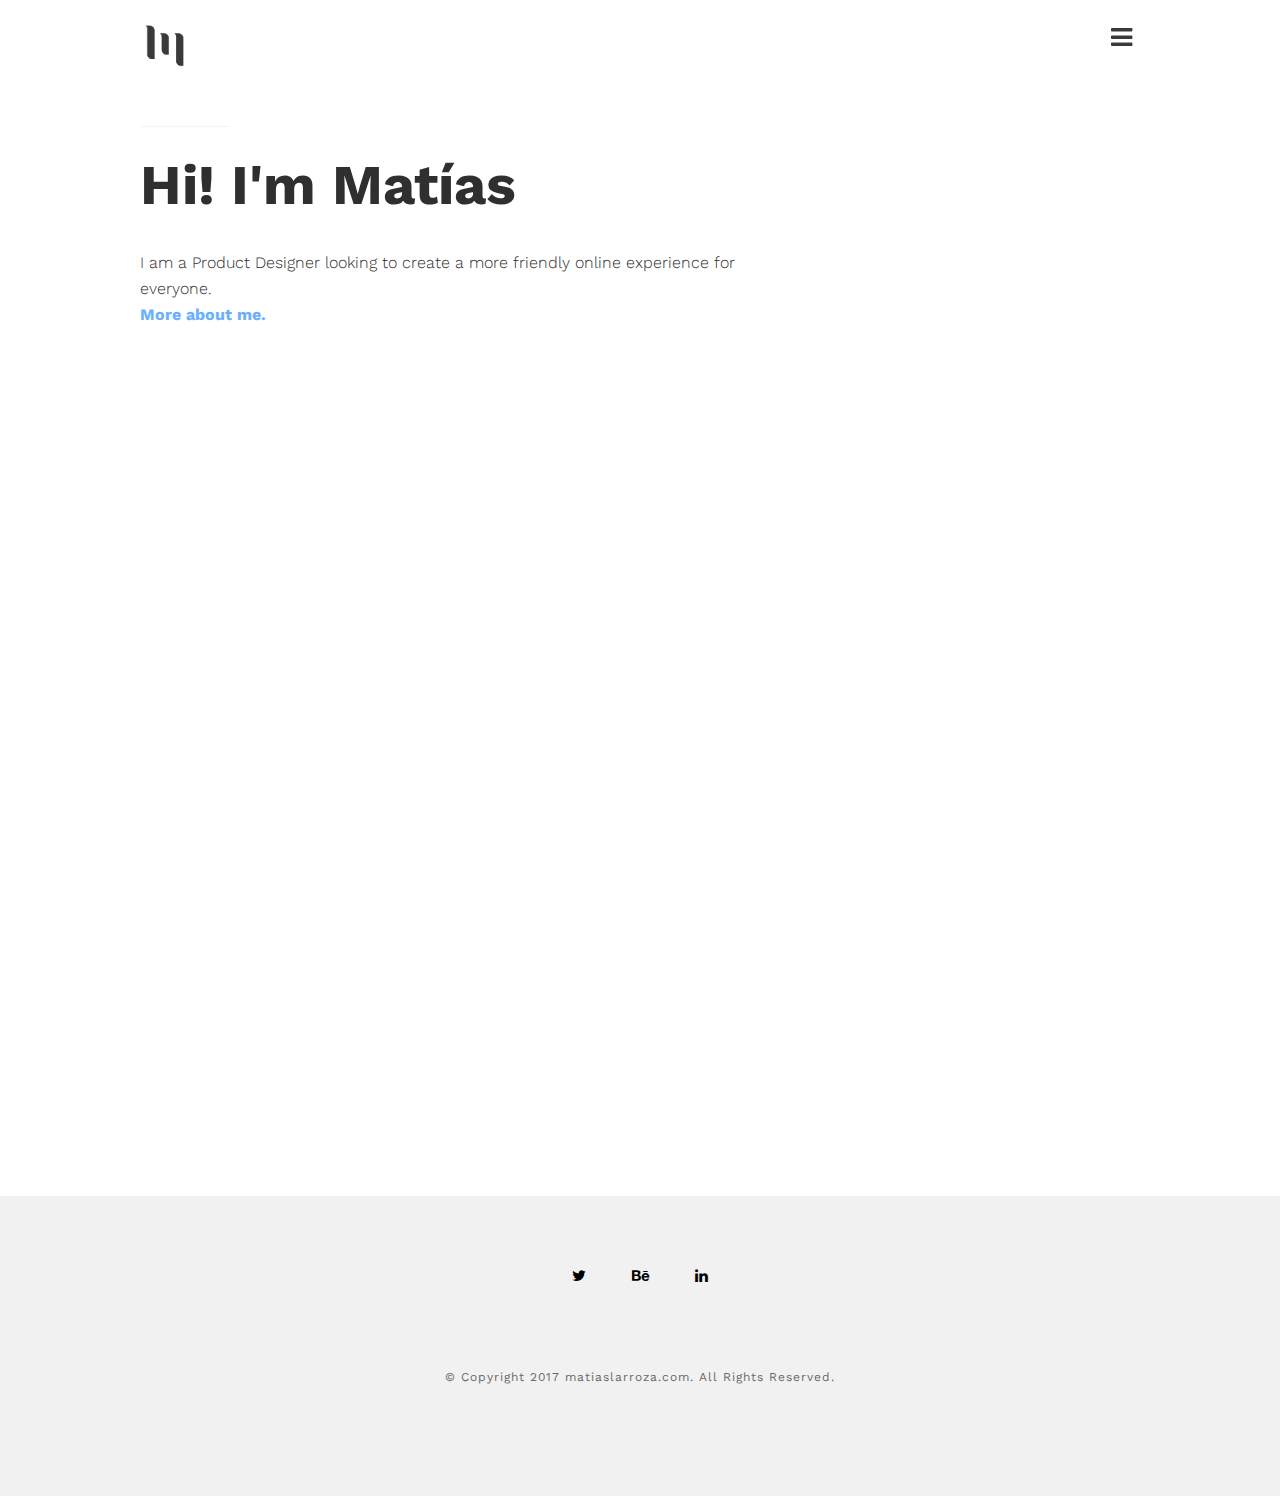
<file: index.html>
<!doctype html>

<html lang="en">
<head>

  <meta charset="utf-8">
  <title>Matías Larroza | UX, UI Designer</title>
  <meta name="description" content="Matías Larroza | UX, UI Designer">
  <meta name="keywords" content="ux, design, ui, user experience, graphic design, visual design, product design">
  <meta name="viewport" content="width=device-width, initial-scale=1.0"/>
  <meta name="author" content="thomsoon.com">
  <link rel="icon" type="image/png" href="img/icon.png" />

<!--Style-->

  <link rel="stylesheet" href="css/reset.css">
  <link rel="stylesheet" href="css/style.css">
  <link rel="stylesheet" href="css/style-responsive.css">
  <link rel="stylesheet" href="http://maxcdn.bootstrapcdn.com/font-awesome/4.3.0/css/font-awesome.min.css">
  
  <!--[if lt IE 9]>
  <script src="http://html5shiv.googlecode.com/svn/trunk/html5.js"></script>
  <![endif]-->
  
</head>

<body>

<!--Preloader-->

<!-- <div class="preloader" id="preloader">
    <div class="item">
      <div class="spinner">
      </div>
    </div>
</div> -->

<div class="opacity-nav">

        <div class="menu-index" id="buttons" style="z-index:999999">
        <i class="fa  fa-close" style="color:white">More</i>
        </div>

    <ul class="menu-fullscreen">
      <li><a href="index.html">Home</a></li>
      <li><a target="_blank" href="http://www.uxshotpodcast.com">Podcast</a></li>
      <li><a href="about-me.html">About me</a></li>
      <li><a href="contact.html">Contact</a></li>
    </ul>

</div>


  <!--Header-->
  <header id="fullscreen">
    
      <div class="logo" id="full"><a class="ajax-link" href="index.html"><img src="img/logo_m.jpg" style="    width: 50px;
    padding: 20px 0px;" width="100%"></a></div>
      
        <div class="menu-index" id="button">
        <i class="fa fa-bars"></i>
        </div>

  </header>

  <div class="clear"></div>

  <!--Content-->

  <div class="content" id="ajax-content">


        <div class="text-intro" id="site-type">

          <h1 id="titulohome">Hi! I'm Matías</h1>
          <h1 class="typewrite" id="titulohome"><span></span></h1>
          <p>I am a Product Designer looking to create a more friendly online experience for everyone. <br/><a href="https://matiaslarroza.github.io/portfolio/about-me.html">More about me.</a></p>

        </div>


  <!--Portfolio grid-->

  <ul class="portfolio-grid">

    
    <li class="grid-item" data-jkit="[show:delay=3000;speed=500;animation=fade]">
      <img src="img/portfolio/1.jpg">
        <a class="ajax-link" href="micuenta.html">  
          <div class="grid-hover">
            <h1>Garbarino</h1>
            <p>UX - UI</p>
          </div>
        </a>  
    </li>

    <li class="grid-item" data-jkit="[show:delay=3000;speed=500;animation=fade]">
      <img src="img/portfolio/5.jpg">
        <a class="ajax-link" href="garbarino_prod.html">  
          <div class="grid-hover">
            <h1>Garbarino - Mobile</h1>
            <p>UX - UI</p>
          </div>
        </a>      
    </li>    
    
    <li class="grid-item" data-jkit="[show:delay=3000;speed=500;animation=fade]">
      <img src="img/portfolio/2.jpg">
        <a class="ajax-link" href="uxshot.html">  
          <div class="grid-hover">
            <h1>UxShot</h1>
            <p>Branding - Web Design</p>
          </div>
        </a>      
    </li>  
    
    <li class="grid-item" data-jkit="[show:delay=3000;speed=500;animation=fade]">
      <img src="img/portfolio/3.jpg">
        <a class="ajax-link" href="avt_hoteles.html">  
          <div class="grid-hover">
            <h1>Avantrip.com</h1>
            <p>UX - UI</p>
          </div>
        </a>      
    </li>    

    <!--<li class="grid-item" data-jkit="[show:delay=3000;speed=500;animation=fade]">
      <img src="img/portfolio/41.jpg">
        <a class="ajax-link" href="vh1.html">  
          <div class="grid-hover">
            <h1>Vh1</h1>
            <p>Motion Graphics</p>
          </div>
        </a>      
    </li> -->   

  </ul>

  </div>

  <div id="ajax-sidebar"></div>

  <!--Footer-->

  <footer>

    <div class="footer-margin">
      <div class="social-footer">
        <a href="https://twitter.com/mati_ux"><i class="fa fa-twitter"></i></a>
        <a href="https://www.behance.net/matiaslarroza"><i class="fa fa-behance"></i></a>
        <a href="https://ar.linkedin.com/in/matias-larroza-06594639
"><i class="fa fa-linkedin"></i></a>
      
      </div>     
      <div class="copyright">© Copyright 2017 matiaslarroza.com. All Rights Reserved.</div>
      

    
    </div>


  </footer>



<!--Scripts-->

  <script src="js/jquery.min.js"></script>
	<script src="js/jquery.easing.min.js"></script>
	<script src="js/modernizr.custom.42534.js" type="text/javascript"></script>
  <script src="js/jquery.waitforimages.js" type="text/javascript"></script>
  <script src="js/typed.js" type="text/javascript"></script>
  <script src="js/masonry.pkgd.min.js" type="text/javascript"></script>  
  <script src="js/imagesloaded.pkgd.min.js" type="text/javascript"></script>    
  <script src="js/jquery.jkit.1.2.16.min.js"></script>
 
  <script src="js/script.js" type="text/javascript"></script>
  
  <script>
    $('#button, #buttons').on('click', function() {
      $( ".opacity-nav" ).fadeToggle( "slow", "linear" );
    // Animation complete.
    });
  </script>


</body>
</html>
</file>
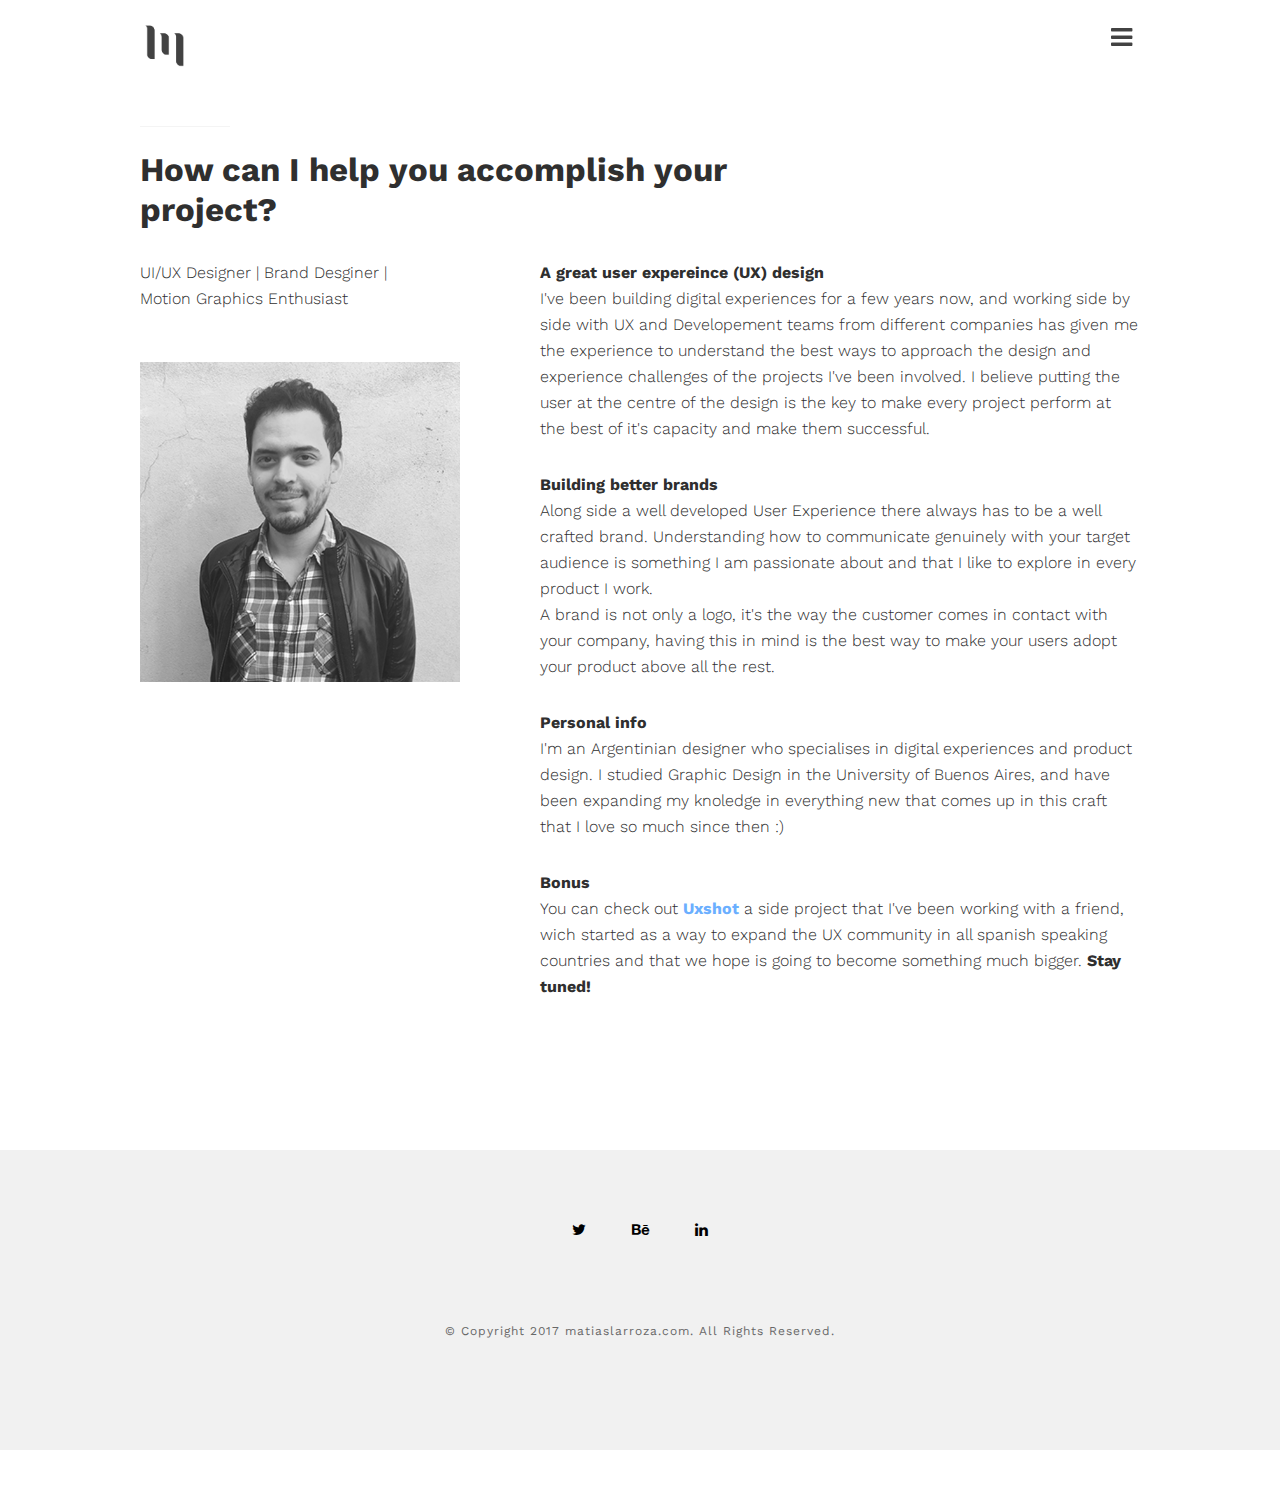
<file: about-me.html>
<!doctype html>

<html lang="en">
<head>

  <meta charset="utf-8">
  <title>About me - Matías Larroza - UX/UI</title>
  <meta name="description" content="About me">
  <meta name="keywords" content="matiaslarroza, ux, ui, user experience, portfolio">
  <meta name="viewport" content="width=device-width, initial-scale=1.0"/>
  <meta name="author" content="matiaslarroza.com">
  <link rel="icon" type="image/png" href="img/icon.png" />

<!--Style-->

  <link rel="stylesheet" href="css/reset.css">
  <link rel="stylesheet" href="css/style.css">
  <link rel="stylesheet" href="css/style-responsive.css">  
  <link rel="stylesheet" href="http://maxcdn.bootstrapcdn.com/font-awesome/4.3.0/css/font-awesome.min.css">
  
  <!--[if lt IE 9]>
  <script src="http://html5shiv.googlecode.com/svn/trunk/html5.js"></script>
  <![endif]-->
  
</head>

<body>

<!--Preloader-->

<!-- <div class="preloader" id="preloader">
    <div class="item">
      <div class="spinner">
      </div>
    </div>
</div> -->

<div class="opacity-nav">

        <div class="menu-index" id="buttons" style="z-index:999999">
        <i class="fa  fa-close" style="color:white"></i>
        </div>

    <ul class="menu-fullscreen">
      <li><a class="ajax-link" href="index.html">Home</a></li>
      <li><a target="_blank" href="http://www.uxshotpodcast.com">Podcast</a></li>
      <li><a class="ajax-link" href="about-me.html">About me</a></li>
      <li><a class="ajax-link" href="contact.html">Contact</a></li>
    </ul>

</div>


  <!--Header-->
  <header id="fullscreen">
    
      <div class="logo" id="full"><a class="ajax-link" href="index.html"><img src="img/logo_m.jpg" style="    width: 50px;
    padding: 20px 0px;" width="100%"></a></div>
      
        <div class="menu-index" id="button">
        <i class="fa fa-bars"></i>
        </div>

  </header>

  <div class="clear"></div>

  <!--Content-->

  <div class="content" id="ajax-content">


        <div class="text-intro">

          <h1>How can I help you accomplish your project?</h1>
                    
          <div class="one-column">
            <p>UI/UX Designer | Brand Desginer | Motion Graphics Enthusiast </p>
          <img class="img_aboutme" src="img/portfolio/matias-larroza1.png">
          </div>


          <div class="two-column">

            <p><strong>A great user expereince (UX) design</strong><br/>I've been building digital experiences for a few years now, and working side by side with UX and Developement teams from different companies has given me the experience to understand the best ways to approach the design and experience challenges of the projects I've been involved. I believe putting the user at the centre of the design is the key to make every project perform at the best of it's capacity and make them successful. 
</p>
                <p><strong>Building better brands</strong><br/> Along side a well developed User Experience there always has to be a well crafted brand. Understanding how to communicate genuinely with your target audience is something I am passionate about and that I like to explore in every product I work. <br/>A brand is not only a logo, it's the way the customer comes in contact with your company, having this in mind is the best way to make your users adopt your product above all the rest.
                </p>
                <p></p>
          <p><strong>Personal info</strong><br/>
          I'm an Argentinian designer who specialises in digital experiences and product design. I studied Graphic Design in the University of Buenos Aires, and have been expanding my knoledge in everything new that comes up in this craft that I love so much since then :)</p>

          <p><strong>Bonus</strong><br/>
          You can check out <a href="http://www.uxshotpodcast.com">Uxshot</a> a side project that I've been working with a friend, wich started as a way to expand the UX community in all spanish speaking countries and that we hope is going to become something much bigger. <strong>Stay tuned!</strong></p>
            

      
          </div>          


        </div>
        
        <div class="clear"></div>




  <!--Home Sidebar-->

<div id="ajax-sidebar"></div>


  <!--Footer-->

  <footer>

    <div class="footer-margin">
      <div class="social-footer">
        <a href="https://twitter.com/mati_ux"><i class="fa fa-twitter"></i></a>
        <a href="https://www.behance.net/matiaslarroza"><i class="fa fa-behance"></i></a>
        <a href="https://ar.linkedin.com/in/matias-larroza-06594639
"><i class="fa fa-linkedin"></i></a>
      
      </div>     
      <div class="copyright">© Copyright 2017 matiaslarroza.com. All Rights Reserved.</div>
      

    
    </div>


  </footer>


<!--Scripts-->

  <script src="js/jquery.min.js"></script>
	<script src="js/jquery.easing.min.js"></script>
	<script src="js/modernizr.custom.42534.js" type="text/javascript"></script>
  <script src="js/jquery.waitforimages.js" type="text/javascript"></script>
  <script src="js/typed.js" type="text/javascript"></script>
  <script src="js/masonry.pkgd.min.js" type="text/javascript"></script>  
  <script src="js/imagesloaded.pkgd.min.js" type="text/javascript"></script>    
  <script src="js/jquery.jkit.1.2.16.min.js"></script>
 
  <script src="js/script.js" type="text/javascript"></script>
  
	<script>
    $('#button, #buttons').on('click', function() {
      $( ".opacity-nav" ).fadeToggle( "slow", "linear" );
    // Animation complete.
    });
  </script>


</body>
</html>
</file>
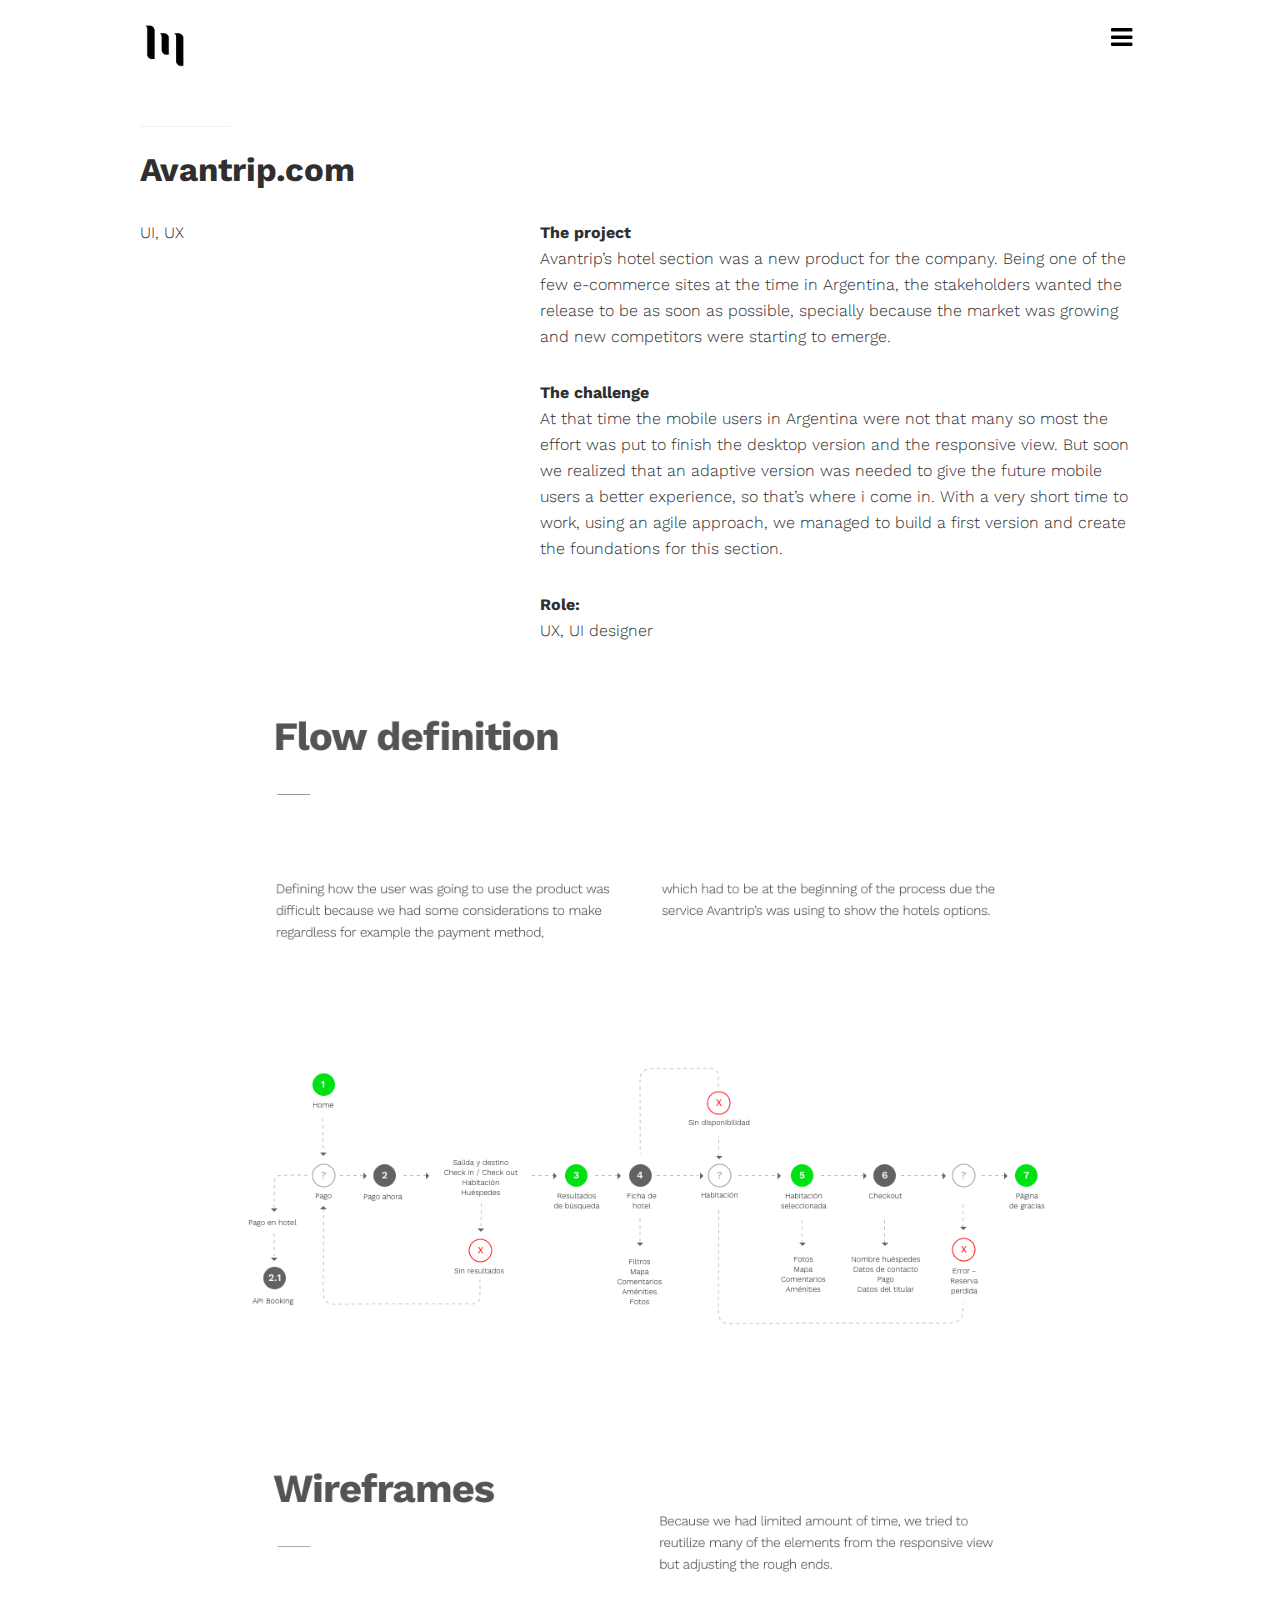
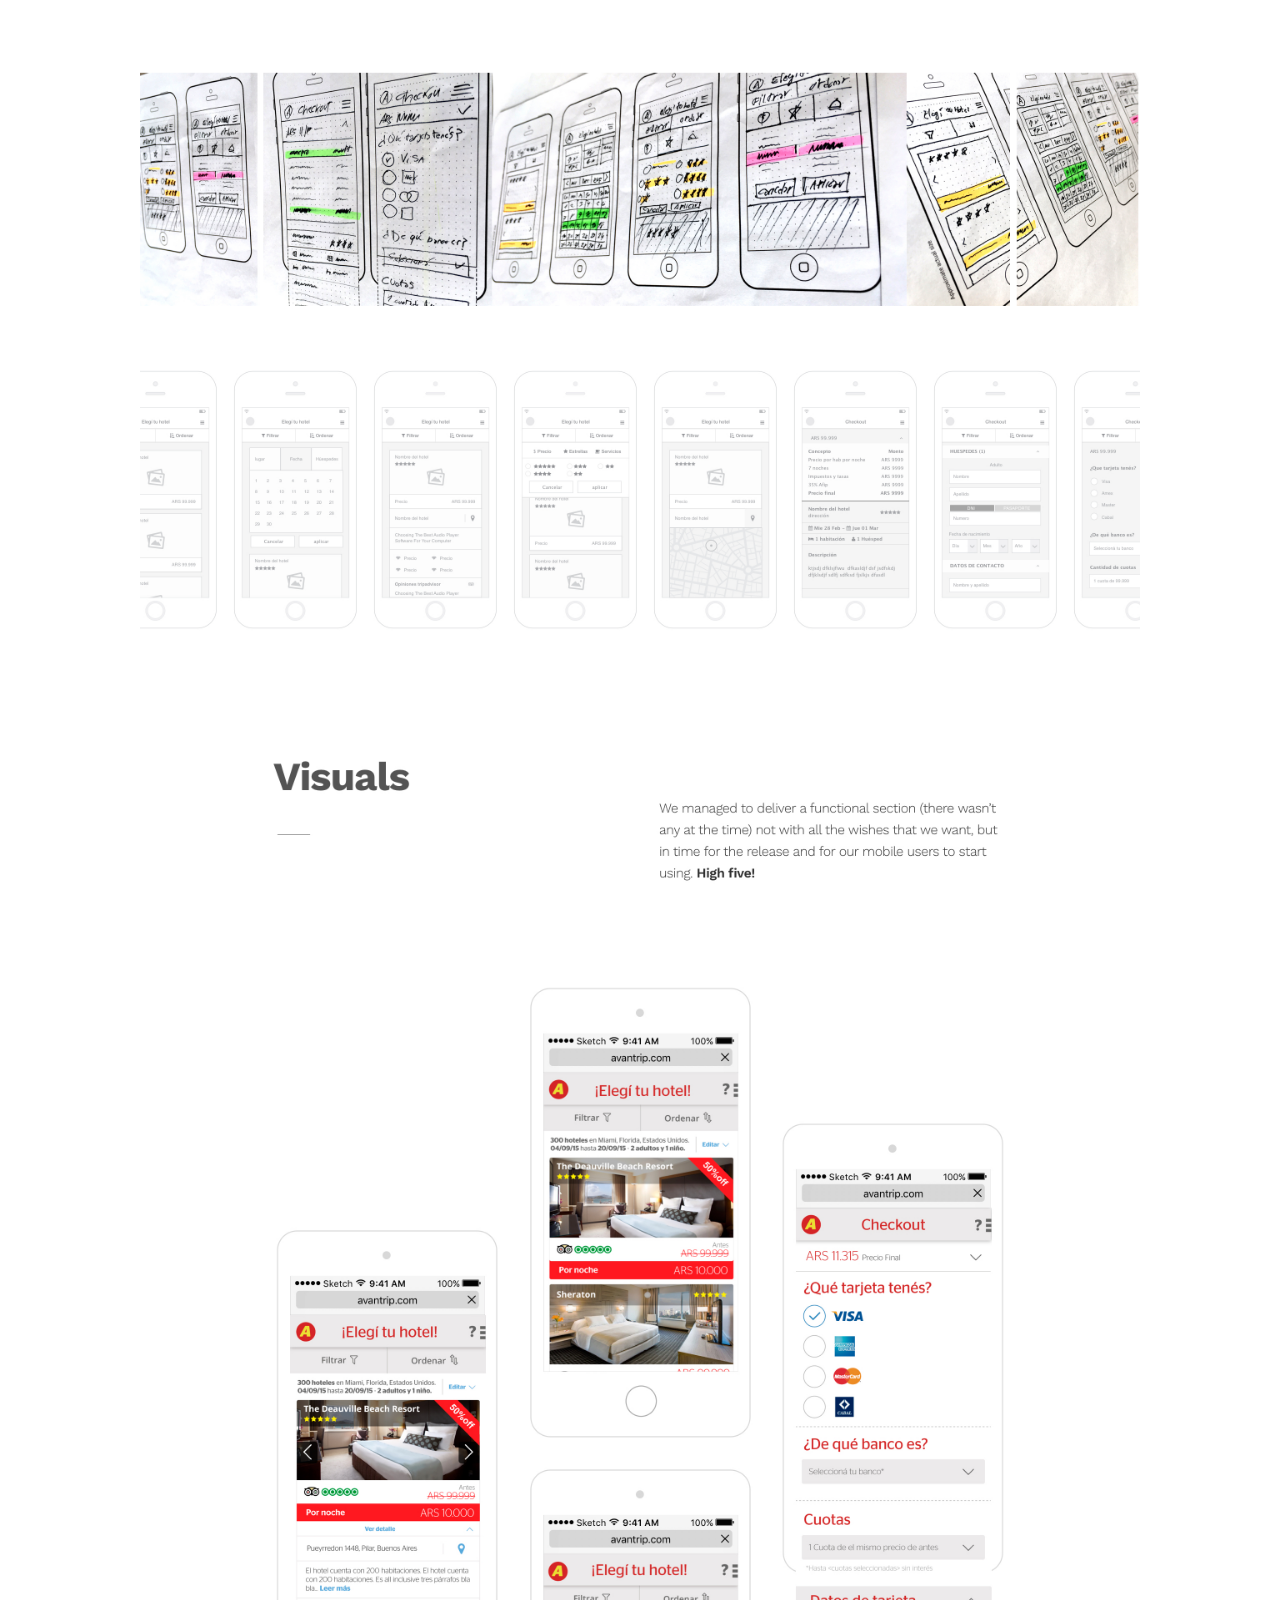
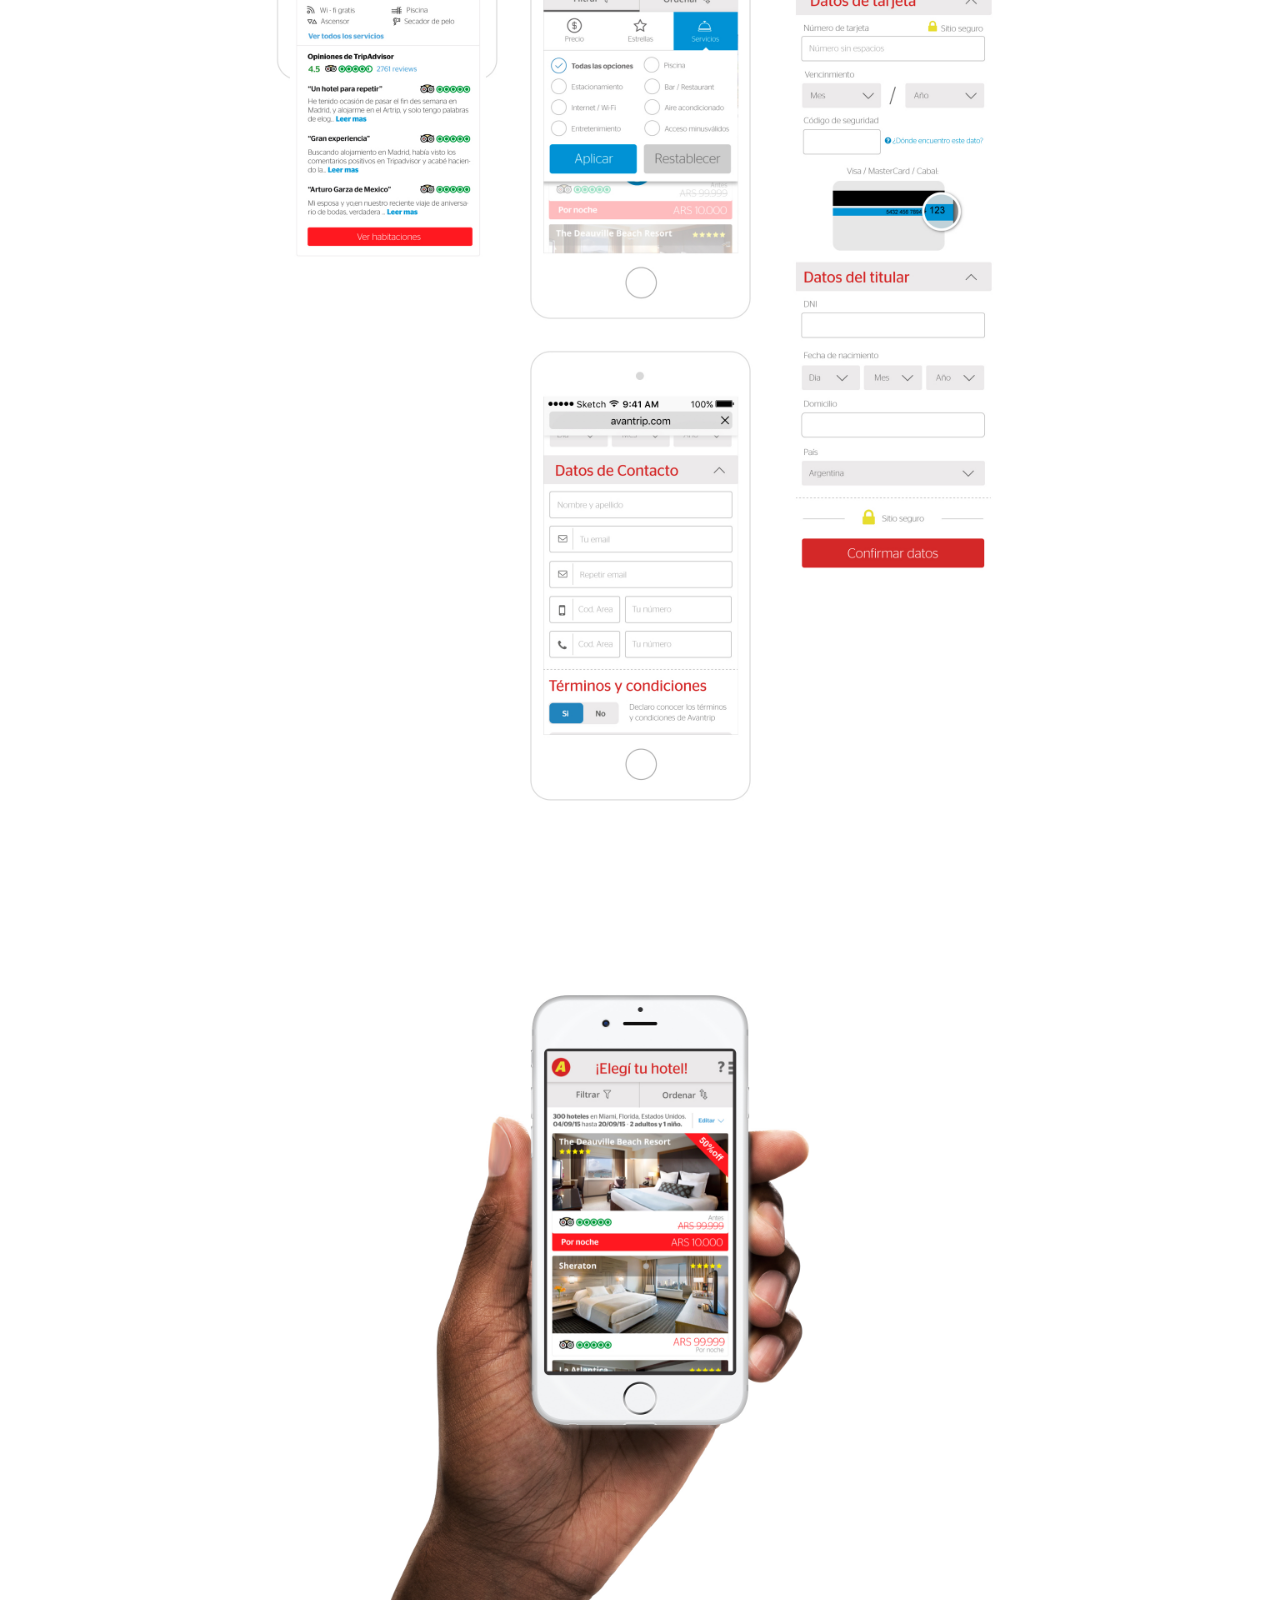
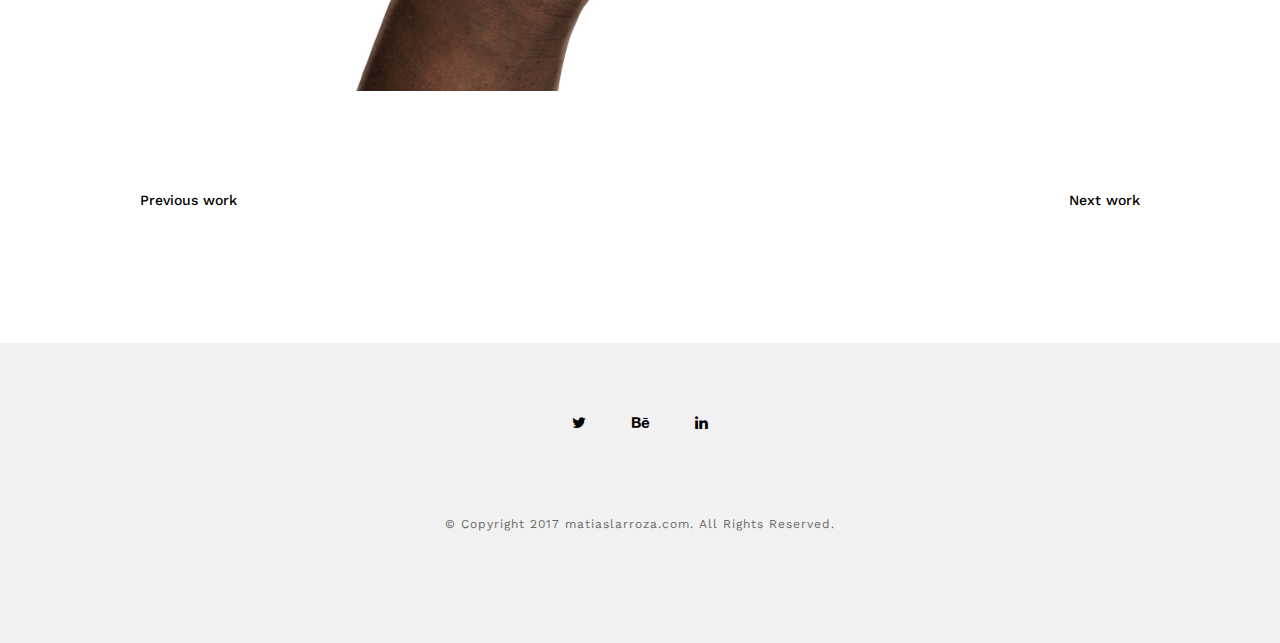
<file: avt_hoteles.html>
<!doctype html>

<html lang="en">
<head>

  <meta charset="utf-8">
  <title>Matías Larroza - UX/UI</title>
  <meta name="description" content="Avantrip hotel's section">
  <meta name="keywords" content="matiaslarroza, ux, ui, user experience, portfolio">
  <meta name="viewport" content="width=device-width, initial-scale=1.0"/>
  <meta name="author" content="matiaslarroza.com">
  <link rel="icon" type="image/png" href="img/icon.png" />

<!--Style-->

  <link rel="stylesheet" href="css/reset.css">
  <link rel="stylesheet" href="css/style.css">
  <link rel="stylesheet" href="css/style-responsive.css">
  
  <link rel="stylesheet" href="http://maxcdn.bootstrapcdn.com/font-awesome/4.3.0/css/font-awesome.min.css">
  
  <!--[if lt IE 9]>
  <script src="http://html5shiv.googlecode.com/svn/trunk/html5.js"></script>
  <![endif]-->
  
</head>

<body>

<!--Preloader-->

<!-- <div class="preloader" id="preloader">
    <div class="item">
      <div class="spinner">
      </div>
    </div>
</div> -->

<div class="opacity-nav">

        <div class="menu-index" id="buttons" style="z-index:999999">
        <i class="fa  fa-close" style="color: white"></i>
        </div>

    <ul class="menu-fullscreen">
      <li><a class="ajax-link" href="index.html">Home</a></li>
      <li><a target="_blank" href="http://www.uxshotpodcast.com">Podcast</a></li>
      <li><a class="ajax-link" href="about-me.html">About me</a></li>
      <li><a class="ajax-link" href="contact.html">Contact</a></li>
    </ul>

</div>


  <!--Header-->
  <header id="fullscreen">
    
      <div class="logo" id="full"><a class="ajax-link" href="index.html"><img src="img/logo_m.jpg" style="    width: 50px;
    padding: 20px 0px;" width="100%"></a></div>
      
        <div class="menu-index" id="button">
        <i class="fa fa-bars"></i>
        </div>
        
  </header>

  <div class="clear"></div>

  <!--Content-->

  <div class="content" id="ajax-content">


        <div class="text-intro">

          <h1>Avantrip.com</h1>
          
                    
	          <div class="one-column">
	            <p>UI, UX</p>
	          </div>


		          <div class="two-column">
		            <p><strong>The project</strong><br/>Avantrip’s hotel section was a new product for the company. Being one of the few e-commerce sites at the time in Argentina, the stakeholders wanted the release to be as soon as possible, specially because the market was growing and new competitors were starting to emerge. 
</p>
                <p><strong>The challenge</strong><br/>At that time the mobile users in Argentina were not that many so most the effort was put to finish the desktop version and the responsive view. But soon we realized that an adaptive version was needed to give the future mobile users a better experience, so that’s where i come in. 
With a very short time to work, using an agile approach, we managed to build a first version and create the foundations for this section.
                </p>
                <p><strong>Role:</strong><br/>
                UX, UI designer
                </p>
		          </div>   
                 				  
                <div class="clear"></div>   				  
                 				        
				        
				        
				        <img src="img/avt_hoteles/1.jpg" width="100%">
				        <img src="img/avt_hoteles/2.jpg" width="100%">
                <img src="img/avt_hoteles/3.jpg" width="100%">
                <img src="img/avt_hoteles/4.jpg" width="100%">
                <img src="img/avt_hoteles/5.jpg" width="100%">
                <img src="img/avt_hoteles/7.jpg" width="100%">

					        <div class="prev-next">
					        
					          <div class="prev-button"><a class="ajax-link" href="uxshot.html">Previous work</a></div>
					          <div class="next-button"><a class="ajax-link" href="vh1.html">Next work</a></div>
					
					        </div>
            </div>
        
    </div>



  <!--Home Sidebar-->

<div id="ajax-sidebar"></div>


  <!--Footer-->

  <footer>

    <div class="footer-margin">
      <div class="social-footer">
        <a href="https://twitter.com/mati_ux"><i class="fa fa-twitter"></i></a>
        <a href="https://www.behance.net/matiaslarroza"><i class="fa fa-behance"></i></a>
        <a href="https://ar.linkedin.com/in/matias-larroza-06594639
"><i class="fa fa-linkedin"></i></a>
      
      </div>     
      <div class="copyright">© Copyright 2017 matiaslarroza.com. All Rights Reserved.</div>
      

    
    </div>


  </footer>



<!--Scripts-->

  <script src="js/jquery.min.js"></script>
	<script src="js/jquery.easing.min.js"></script>
	<script src="js/modernizr.custom.42534.js" type="text/javascript"></script>
  <script src="js/jquery.waitforimages.js" type="text/javascript"></script>
  <script src="js/typed.js" type="text/javascript"></script>
  <script src="js/masonry.pkgd.min.js" type="text/javascript"></script>  
  <script src="js/imagesloaded.pkgd.min.js" type="text/javascript"></script>    
  <script src="js/jquery.jkit.1.2.16.min.js"></script>
 
  <script src="js/script.js" type="text/javascript"></script>
  
	<script>
    $('#button, #buttons').on('click', function() {
      $( ".opacity-nav" ).fadeToggle( "slow", "linear" );
    // Animation complete.
    });
  </script>


</body>
</html>
</file>
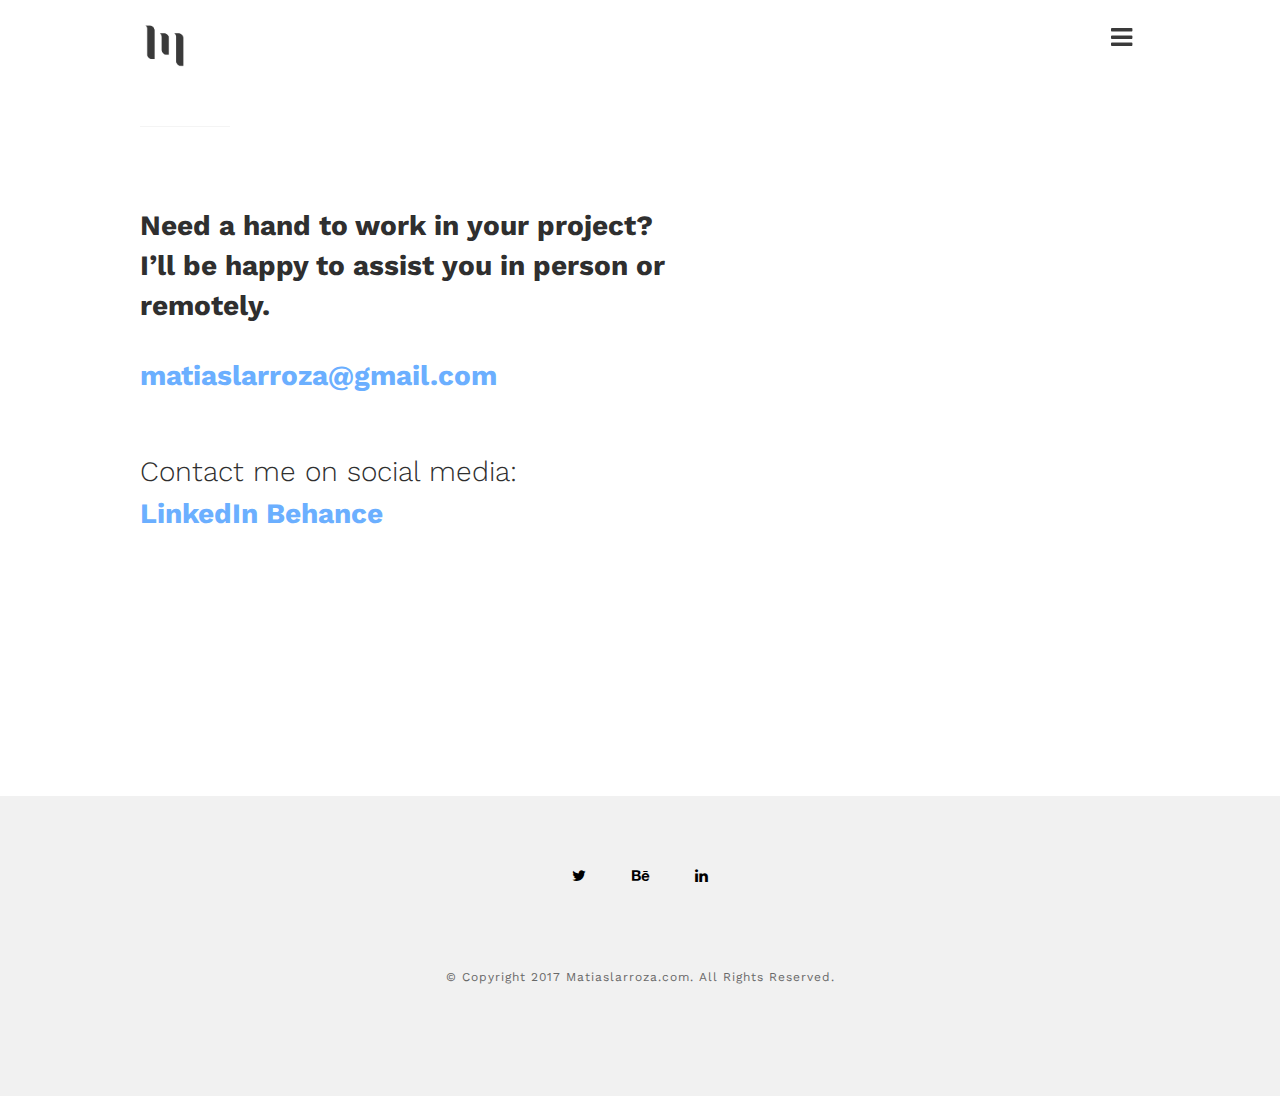
<file: contact.html>
<!doctype html>

<html lang="en">
<head>

  <meta charset="utf-8">
  <title>Contact - Matías Larroza - Portfolio</title>
  <meta name="description" content="Contact page with contact form and simplicty information with e-mail and address. Contact form with check input and textarea. ">
  <meta name="keywords" content="matias larroza, ux, ui, designer, contact, form">
  <meta name="viewport" content="width=device-width, initial-scale=1.0"/>
  <meta name="matiaslarroza" content="matiaslarroza.com">
  <link rel="icon" type="image/png" href="img/icon.png" />

<!--Style-->

  <link rel="stylesheet" href="css/reset.css">
  <link rel="stylesheet" href="css/style.css">
  <link rel="stylesheet" href="css/style-responsive.css">  
  <link rel="stylesheet" href="http://maxcdn.bootstrapcdn.com/font-awesome/4.3.0/css/font-awesome.min.css">
  
  <!--[if lt IE 9]>
  <script src="http://html5shiv.googlecode.com/svn/trunk/html5.js"></script>
  <![endif]-->
  
</head>

<body>

<!--Preloader-->

<!-- <div class="preloader" id="preloader">
    <div class="item">
      <div class="spinner">
      </div>
    </div>
</div> -->

<div class="opacity-nav">

        <div class="menu-index" id="buttons" style="z-index:999999">
        <i class="fa  fa-close"></i>
        </div>

    <ul class="menu-fullscreen">
      <li><a class="ajax-link" href="index.html">Home</a></li>
      <li><a target="_blank" href="http://www.uxshotpodcast.com">Podcast</a></li>
      <li><a class="ajax-link" href="about-me.html">About me</a></li>
      <li><a class="ajax-link" href="contact.html">Contact</a></li>
    </ul>

</div>


  <!--Header-->
  <header id="fullscreen">
    
      <div class="logo" id="full"><a class="ajax-link" href="index.html"><img src="img/logo_m.jpg" style="    width: 50px;
    padding: 20px 0px;" width="100%"></a></div>
      
        <div class="menu-index" id="button">
        <i class="fa fa-bars"></i>
        </div>

  </header>

  <div class="clear"></div>

  <!--Content-->

  <div class="content" id="ajax-content">

        <div class="text-intro">
<br /><br /><br /><br />
          <h1 style="font-size: 28px">Need a hand to work in your project?<br />I’ll be happy to assist you in person or remotely.</h1>
          <br /><br />

<h1><a style="font-size: 28px; cursor: pointer;" href="mailto:matiaslarroza@gmail.com">matiaslarroza@gmail.com</h1>
          <br /><br />

          <h1 style="font-weight: 300; font-size: 28px">Contact me on social media:</h1>
<h1><a style="font-size: 28px" href="https://ar.linkedin.com/in/matias-larroza-06594639">LinkedIn    </a> <a style="font-size: 28px" href="https://www.behance.net/matiaslarroza">Behance</a></h1>

          <!-- <form method="post" action="?" data-jkit="[form:validateonly=true]">
          
          <div class="contact-one">
            <p>
              <label for="miniusername">Your name:</label><br />
              <input name="miniusername" id="miniusername" data-jkit="[validate:required=true;min=3;max=10;error=Please enter your username (3-10 characters)]">
            </p>
          </div>  
          
          <div class="contact-two">  
            <p>
              <label for="miniemail">Your E-mail:</label><br />
              <input name="miniemail" id="miniemail" data-jkit="[validate:required=true;strength=50;error=Please write your email]">
            </p>
          </div>  
          
          <div class="contact-three">  
            <p>
              <label>Message:</label><br />
              <textarea id="message" name="message"></textarea><br/><br/>
              
              <input class="button-submit" name="send" type="submit" value="SUBMIT" />
            </p>
          </div>            
            
            <p>
            </p>
          </form> -->
          
          
        </div>
        
	<br/><br/><br/><br/><br/><br/><br/><br/>      
  </div>




  <!--Home Sidebar-->

<div id="ajax-sidebar"></div>



  <!--Footer-->
  <footer>

    <div class="footer-margin">
      <div class="social-footer">
        <a href="https://twitter.com/mati_ux"><i class="fa fa-twitter"></i></a>
        <a href="https://www.behance.net/matiaslarroza"><i class="fa fa-behance"></i></a>
        <a href="https://ar.linkedin.com/in/matias-larroza-06594639
"><i class="fa fa-linkedin"></i></a>
      
      </div>        
      <div class="copyright">© Copyright 2017 Matiaslarroza.com. All Rights Reserved.</div>
      

    
    </div>


  </footer>


<!--Scripts-->

  <script src="js/jquery.min.js"></script>
	<script src="js/jquery.easing.min.js"></script>
	<script src="js/modernizr.custom.42534.js" type="text/javascript"></script>
  <script src="js/jquery.waitforimages.js" type="text/javascript"></script>
  <script src="js/typed.js" type="text/javascript"></script>
  <script src="js/masonry.pkgd.min.js" type="text/javascript"></script>  
  <script src="js/imagesloaded.pkgd.min.js" type="text/javascript"></script>    
  <script src="js/jquery.jkit.1.2.16.min.js"></script>
 
  <script src="js/script.js" type="text/javascript"></script>
  
	<script>
    $('#button, #buttons').on('click', function() {
      $( ".opacity-nav" ).fadeToggle( "slow", "linear" );
    // Animation complete.
    });
  </script>


</body>
</html>
</file>
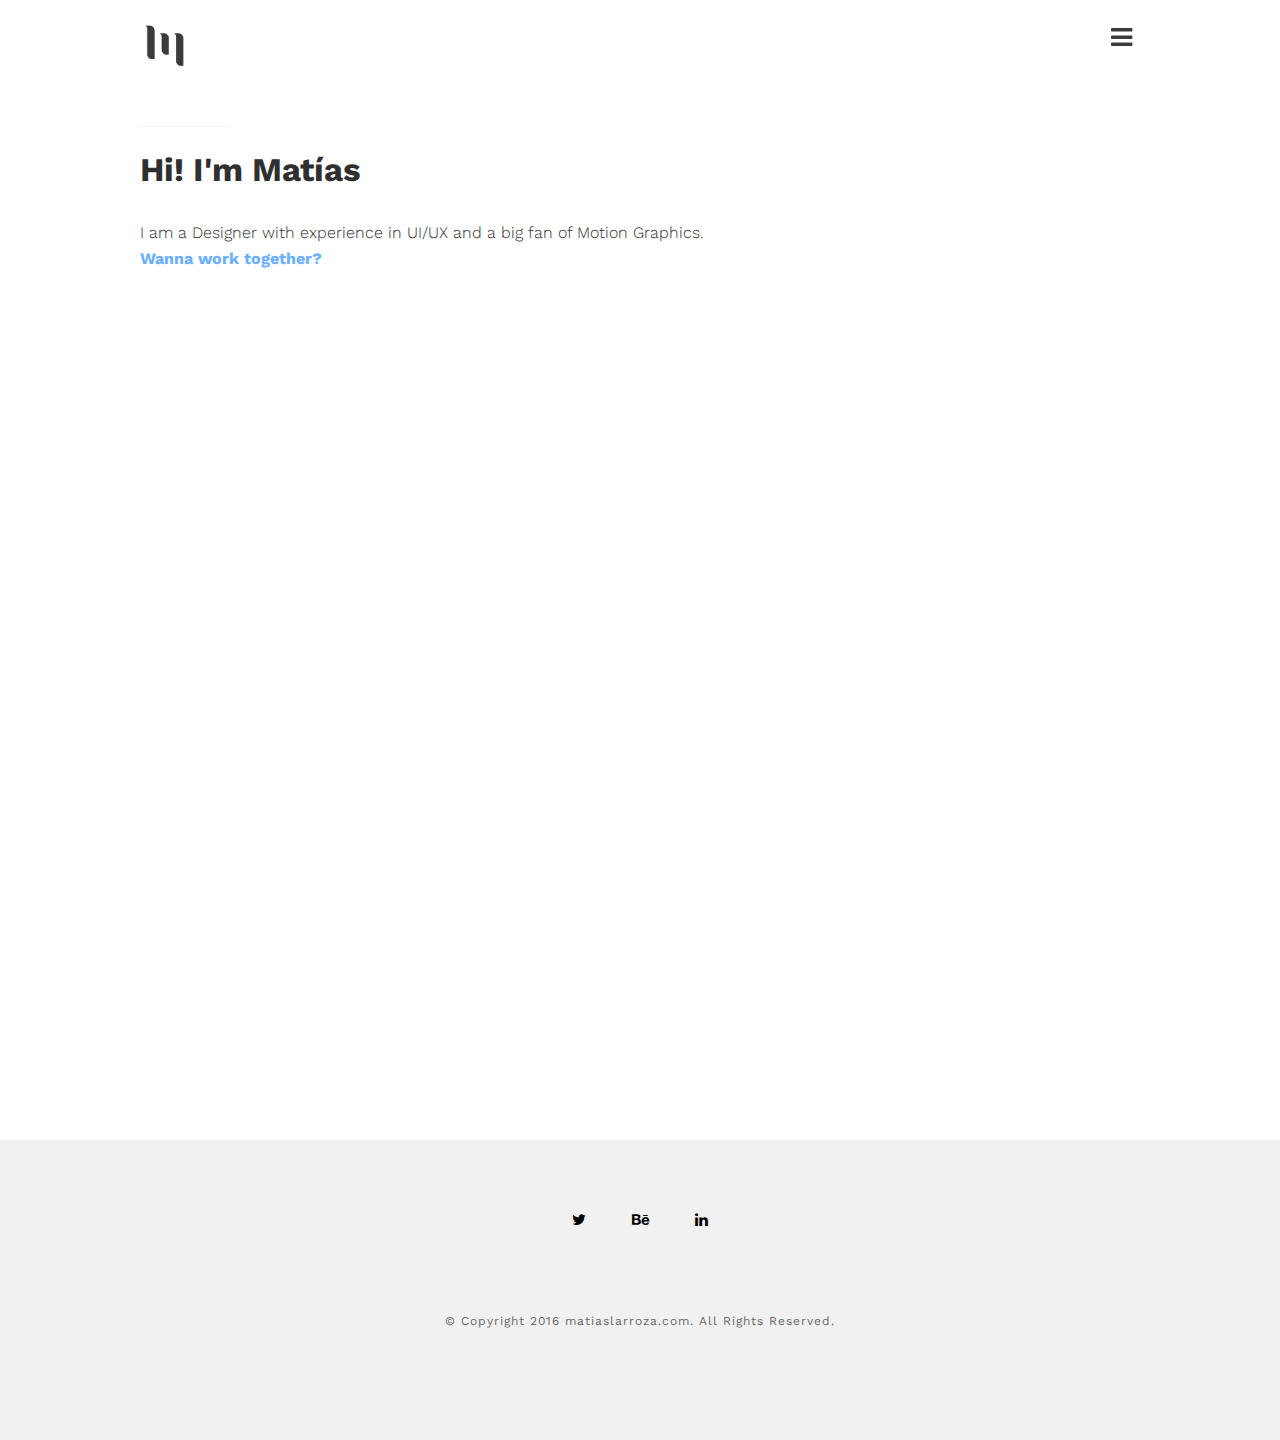
<file: index-no-sidebar.html>
<!doctype html>

<html lang="en">
<head>

  <meta charset="utf-8">
  <title>Matías Larroza | UX, UI Designer</title>
  <meta name="description" content="Matías Larroza | UX, UI Designer">
  <meta name="keywords" content="ux, design, ui, user experience, graphic design, visual design, product design">
  <meta name="viewport" content="width=device-width, initial-scale=1.0"/>
  <meta name="author" content="thomsoon.com">
  <link rel="icon" type="image/png" href="img/icon.png" />

<!--Style-->

  <link rel="stylesheet" href="css/reset.css">
  <link rel="stylesheet" href="css/style.css">
  <link rel="stylesheet" href="css/style-responsive.css">
  <link rel="stylesheet" href="http://maxcdn.bootstrapcdn.com/font-awesome/4.3.0/css/font-awesome.min.css">
  
  <!--[if lt IE 9]>
  <script src="http://html5shiv.googlecode.com/svn/trunk/html5.js"></script>
  <![endif]-->
  
</head>

<body>

<!--Preloader-->

<!-- <div class="preloader" id="preloader">
    <div class="item">
      <div class="spinner">
      </div>
    </div>
</div> -->

<div class="opacity-nav">

        <div class="menu-index" id="buttons" style="z-index:999999">
        <i class="fa  fa-close" style="color:white"></i>
        </div>

    <ul class="menu-fullscreen">
      <li><a href="index-no-sidebar.html">Home</a></li>
      <li><a target="_blank" href="http://www.uxshotpodcast.com">Podcast</a></li>
      <li><a href="about-me.html">About me</a></li>
      <li><a href="contact.html">Contact</a></li>
    </ul>

</div>


  <!--Header-->
  <header id="fullscreen">
    
      <div class="logo" id="full"><a class="ajax-link" href="index.html"><img src="img/logo_m.jpg" style="    width: 50px;
    padding: 20px 0px;" width="100%"></a></div>
      
        <div class="menu-index" id="button">
        <i class="fa fa-bars"></i>
        </div>

  </header>

  <div class="clear"></div>

  <!--Content-->

  <div class="content" id="ajax-content">


        <div class="text-intro" id="site-type">

          <h1>Hi! I'm Matías</h1>
          <h1 class="typewrite"><span></span></h1>
          <p>I am a Designer with experience in UI/UX and a big fan of Motion Graphics. <br/><a href="mailto:matiaslarroza@gmail.com">Wanna work together?</a></p>

        </div>


  <!--Portfolio grid-->

  <ul class="portfolio-grid">

    
    <li class="grid-item" data-jkit="[show:delay=3000;speed=500;animation=fade]">
      <img src="img/portfolio/1.jpg">
        <a class="ajax-link" href="micuenta.html">  
          <div class="grid-hover">
            <h1>Garbarino</h1>
            <p>UX - UI</p>
          </div>
        </a>  
    </li>

    <li class="grid-item" data-jkit="[show:delay=3000;speed=500;animation=fade]">
      <img src="img/portfolio/5.jpg">
        <a class="ajax-link" href="garbarino_prod.html">  
          <div class="grid-hover">
            <h1>Garbarino - Mobile</h1>
            <p>UX - UI</p>
          </div>
        </a>      
    </li>    
    
    <li class="grid-item" data-jkit="[show:delay=3000;speed=500;animation=fade]">
      <img src="img/portfolio/2.jpg">
        <a class="ajax-link" href="uxshot.html">  
          <div class="grid-hover">
            <h1>UxShot</h1>
            <p>Branding - Web Design</p>
          </div>
        </a>      
    </li>  
    
    <li class="grid-item" data-jkit="[show:delay=3000;speed=500;animation=fade]">
      <img src="img/portfolio/3.jpg">
        <a class="ajax-link" href="avt_hoteles.html">  
          <div class="grid-hover">
            <h1>Avantrip.com</h1>
            <p>UX - UI</p>
          </div>
        </a>      
    </li>    

    <li class="grid-item" data-jkit="[show:delay=3000;speed=500;animation=fade]">
      <img src="img/portfolio/41.jpg">
        <a class="ajax-link" href="vh1.html">  
          <div class="grid-hover">
            <h1>Vh1</h1>
            <p>Motion Graphics</p>
          </div>
        </a>      
    </li>    

  </ul>

  </div>

  <div id="ajax-sidebar"></div>

  <!--Footer-->

  <footer>

    <div class="footer-margin">
      <div class="social-footer">
        <a href="https://twitter.com/mati_ux"><i class="fa fa-twitter"></i></a>
        <a href="https://www.behance.net/matiaslarroza"><i class="fa fa-behance"></i></a>
        <a href="https://ar.linkedin.com/in/matias-larroza-06594639
"><i class="fa fa-linkedin"></i></a>
      
      </div>     
      <div class="copyright">© Copyright 2016 matiaslarroza.com. All Rights Reserved.</div>
      

    
    </div>


  </footer>



<!--Scripts-->

  <script src="js/jquery.min.js"></script>
	<script src="js/jquery.easing.min.js"></script>
	<script src="js/modernizr.custom.42534.js" type="text/javascript"></script>
  <script src="js/jquery.waitforimages.js" type="text/javascript"></script>
  <script src="js/typed.js" type="text/javascript"></script>
  <script src="js/masonry.pkgd.min.js" type="text/javascript"></script>  
  <script src="js/imagesloaded.pkgd.min.js" type="text/javascript"></script>    
  <script src="js/jquery.jkit.1.2.16.min.js"></script>
 
  <script src="js/script.js" type="text/javascript"></script>
  
  <script>
    $('#button, #buttons').on('click', function() {
      $( ".opacity-nav" ).fadeToggle( "slow", "linear" );
    // Animation complete.
    });
  </script>


</body>
</html>
</file>
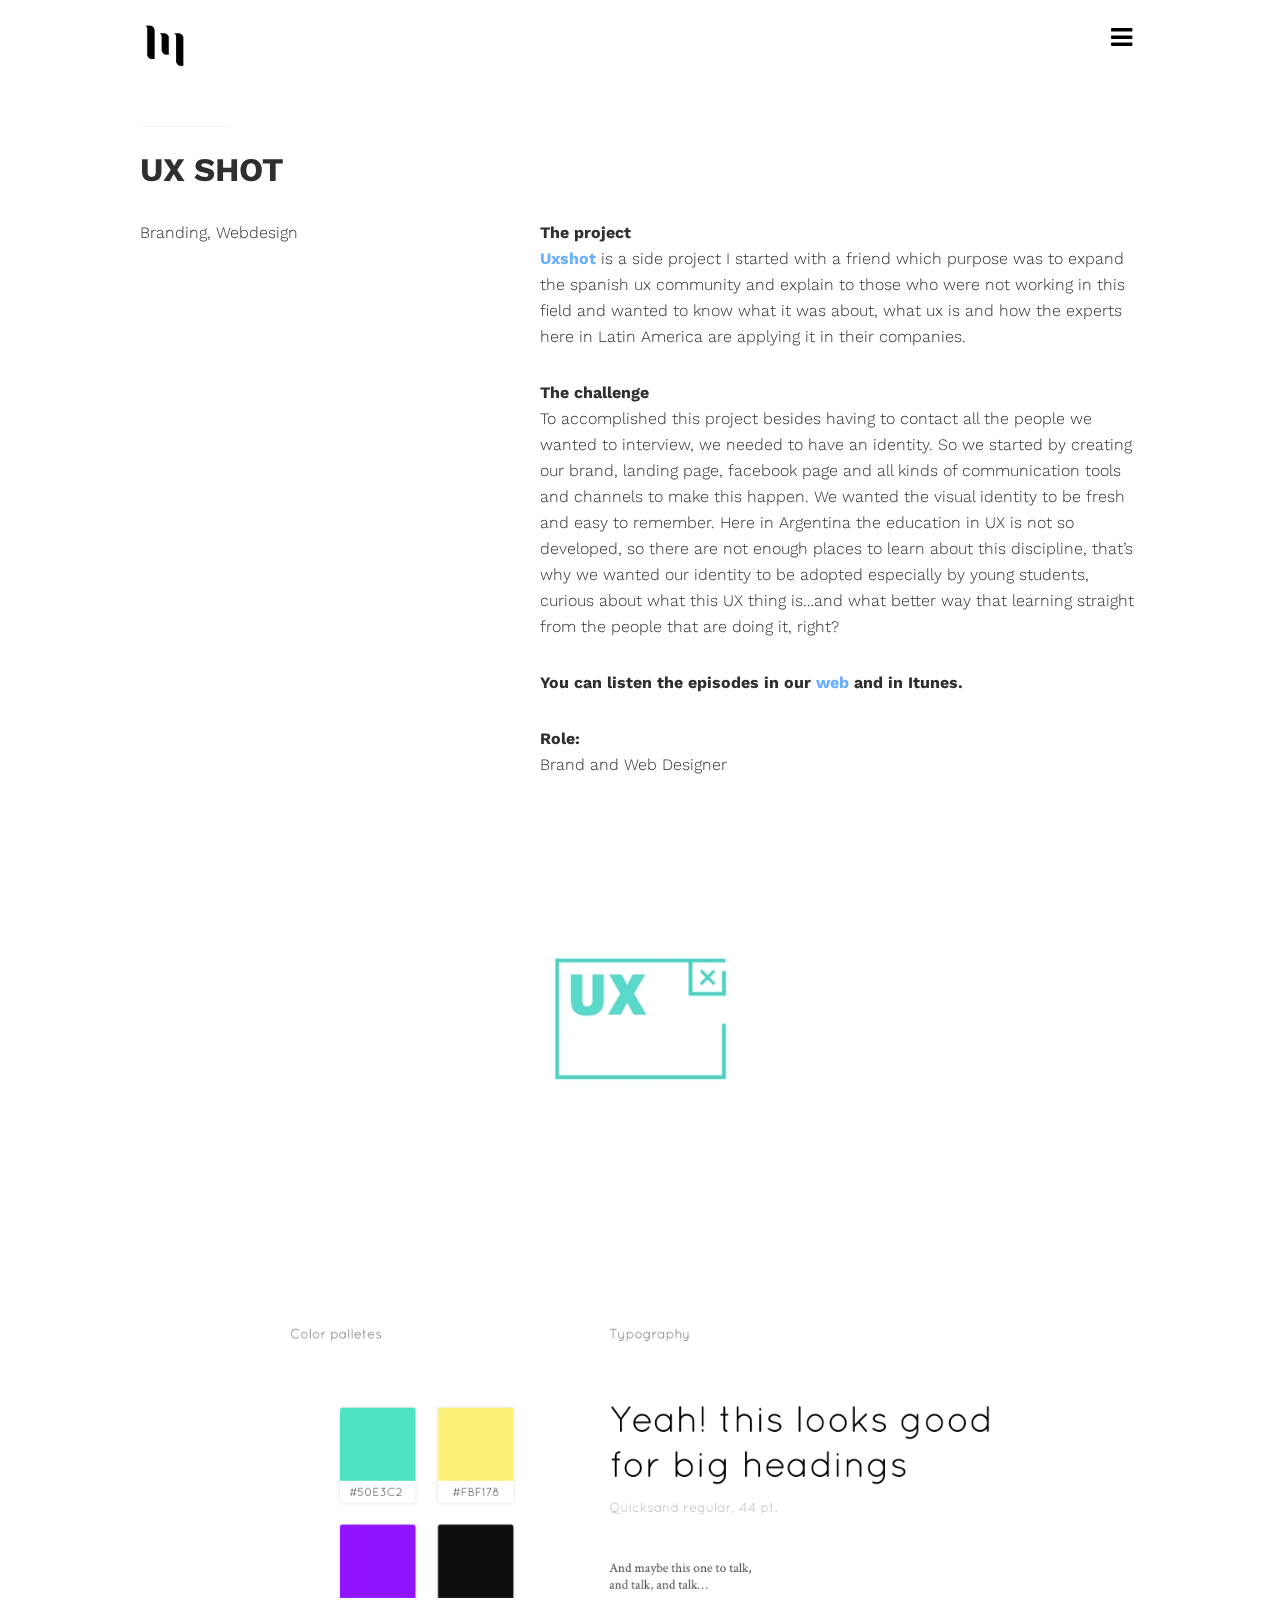
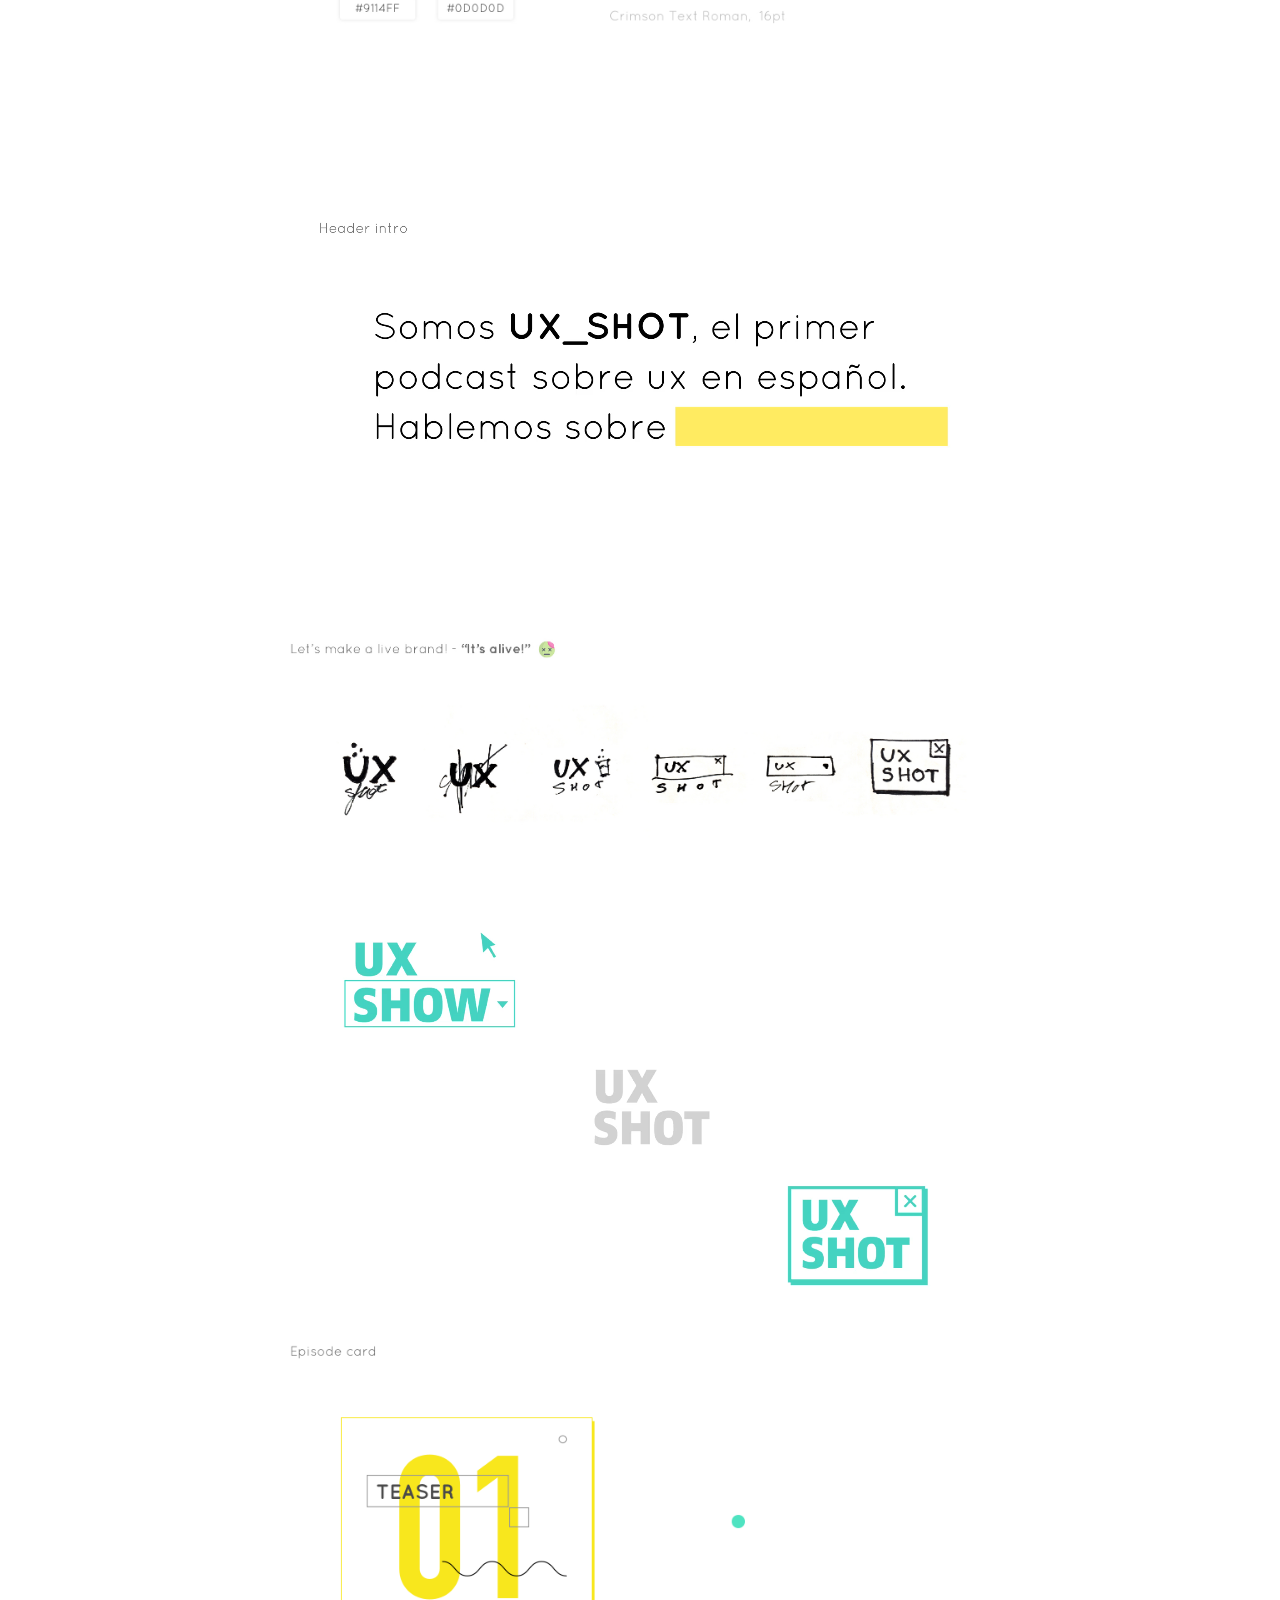
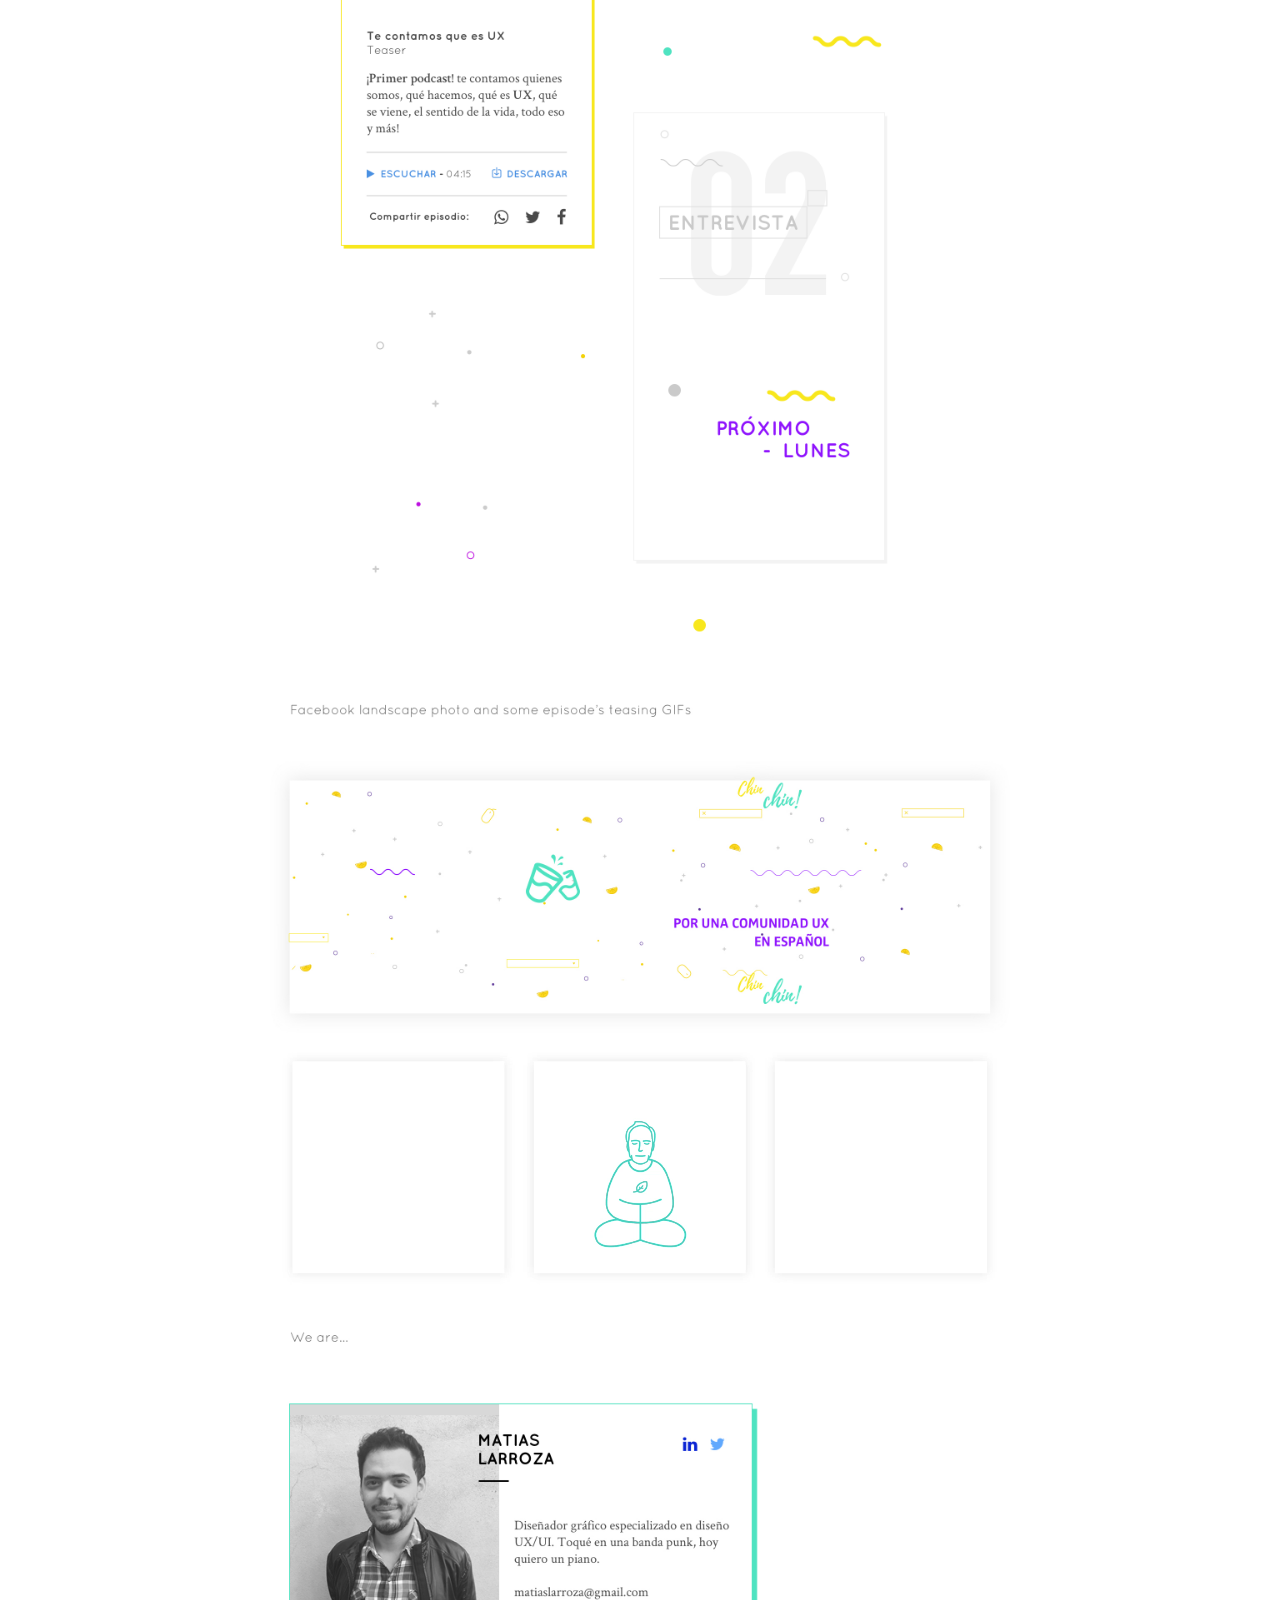
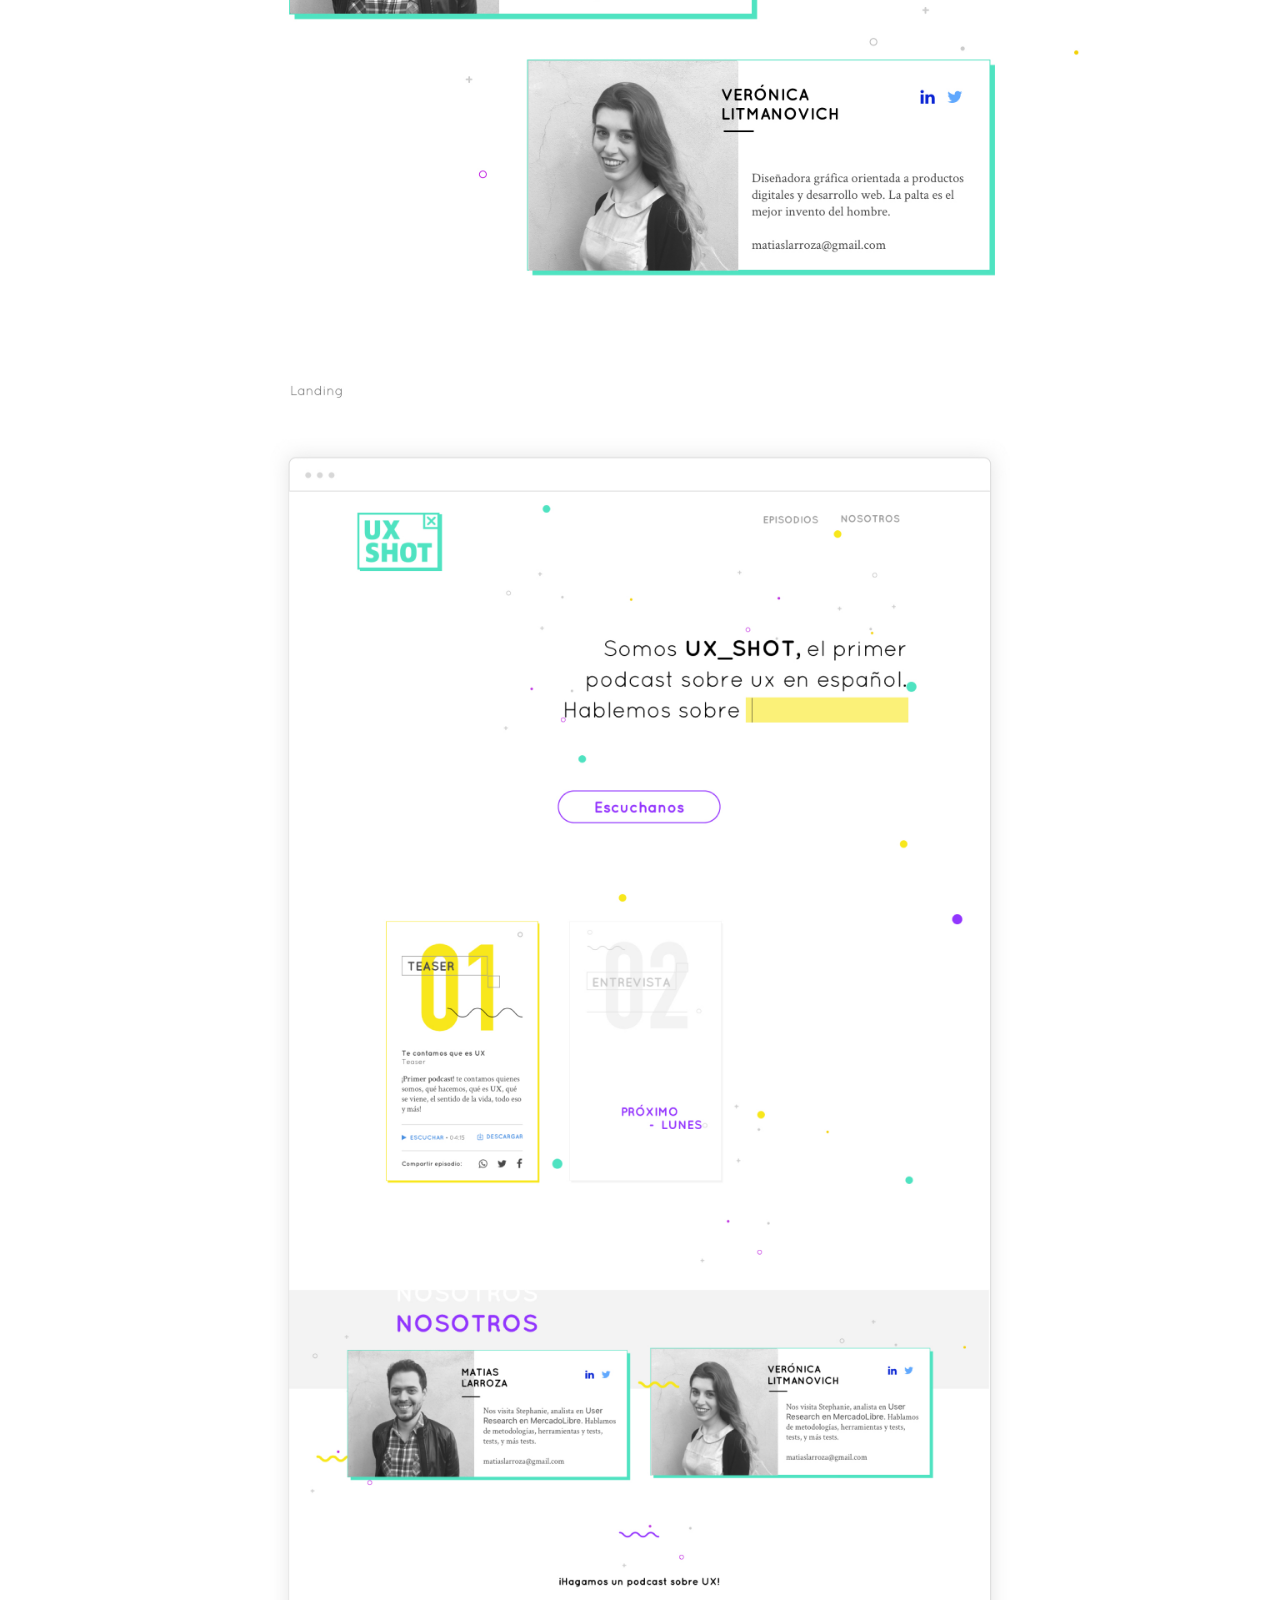
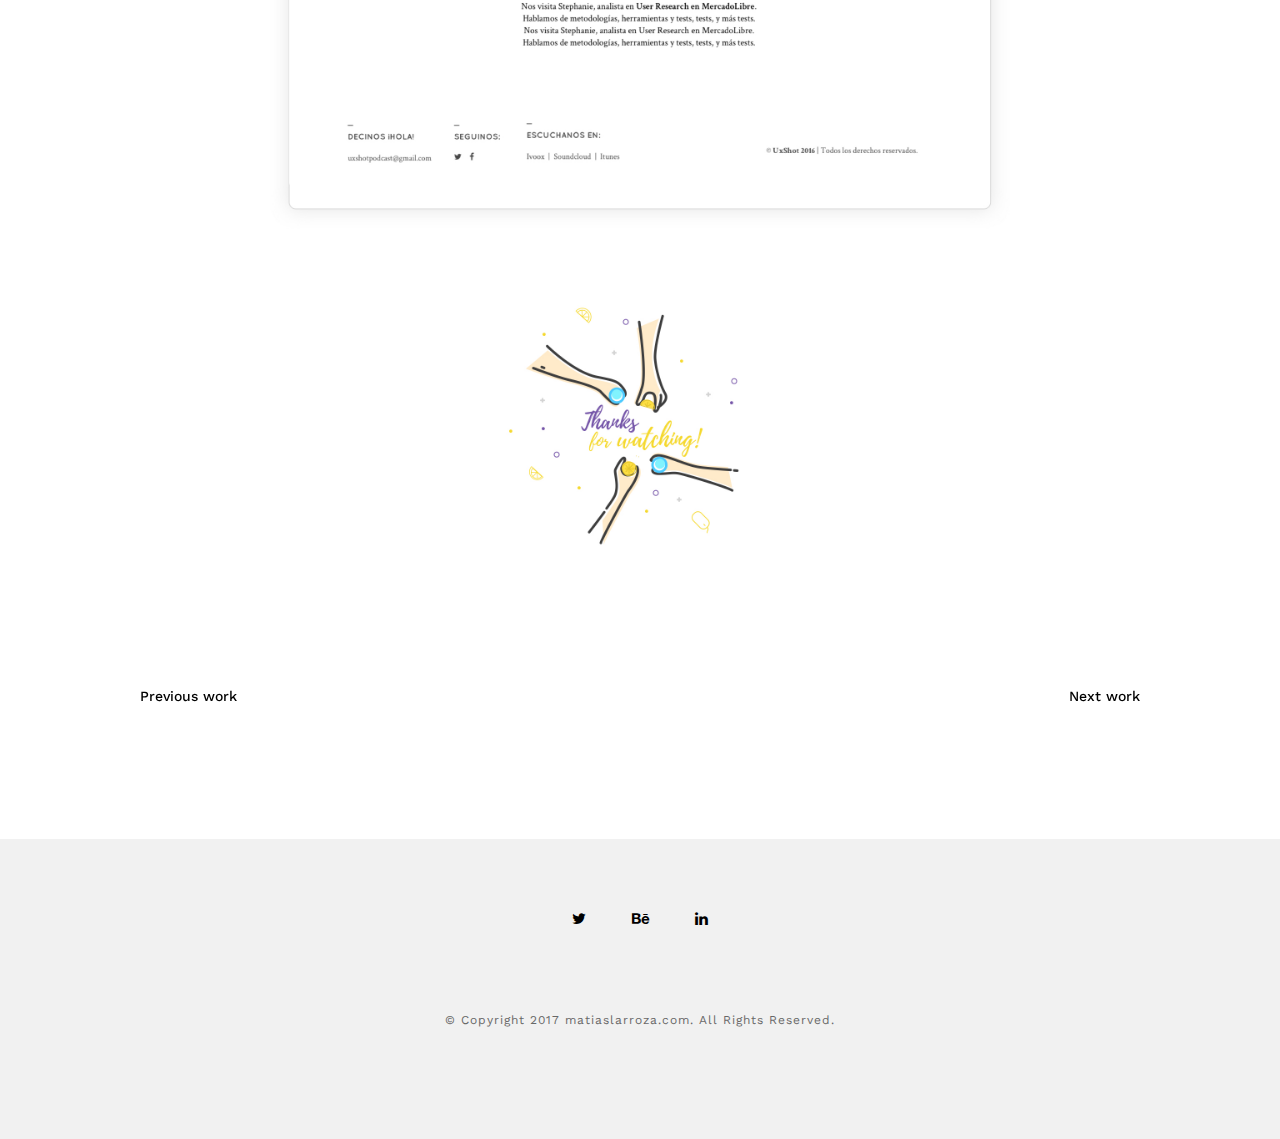
<file: uxshot.html>
<!doctype html>

<html lang="en">
<head>

  <meta charset="utf-8">
  <title>Matías Larroza | UX, UI Designer</title>
  <meta name="description" content="THOMSOON - Single page with minimalist two column description and one photo. Download free now with file Photoshop! ">
  <meta name="keywords" content="thomsoon, simplicity, theme, html5, single page, boxed portfolio">
  <meta name="viewport" content="width=device-width, initial-scale=1.0"/>
  <meta name="author" content="thomsoon.com">
  <link rel="icon" type="image/png" href="img/icon.png" />

<!--Style-->

  <link rel="stylesheet" href="css/reset.css">
  <link rel="stylesheet" href="css/style.css">
  <link rel="stylesheet" href="css/style-responsive.css">
  
  <link rel="stylesheet" href="http://maxcdn.bootstrapcdn.com/font-awesome/4.3.0/css/font-awesome.min.css">
  
  <!--[if lt IE 9]>
  <script src="http://html5shiv.googlecode.com/svn/trunk/html5.js"></script>
  <![endif]-->
  
</head>

<body>

<!--Preloader-->

<!-- <div class="preloader" id="preloader">
    <div class="item">
      <div class="spinner">
      </div>
    </div>
</div> -->

<div class="opacity-nav">

        <div class="menu-index" id="buttons" style="z-index:999999">
        <i class="fa  fa-close" style="color: white"></i>
        </div>

    <ul class="menu-fullscreen">
      <li><a class="ajax-link" href="index.html">Home</a></li>
      <li><a target="_blank" href="http://www.uxshotpodcast.com">Podcast</a></li>
      <li><a class="ajax-link" href="about-me.html">About me</a></li>
      <li><a class="ajax-link" href="contact.html">Contact</a></li>
    </ul>

</div>


  <!--Header-->
  <header id="fullscreen">
    
      <div class="logo" id="full"><a class="ajax-link" href="index.html"><img src="img/logo_m.jpg" style="    width: 50px;
    padding: 20px 0px;" width="100%"></a></div>
      
        <div class="menu-index" id="button">
        <i class="fa fa-bars"></i>
        </div>
        
  </header>

  <div class="clear"></div>

  <!--Content-->

  <div class="content" id="ajax-content">


        <div class="text-intro">

          <h1>UX SHOT</h1>
          
                    
	          <div class="one-column">
	            <p>Branding, Webdesign</p>
	          </div>


		          <div class="two-column">
		            <p><strong>The project</strong><br/><a href="http://www.uxshotpodcast.com">Uxshot</a> is a side project I started with a friend which purpose was to expand the spanish ux community and explain to those who were not working in this field and wanted to know what it was about, what ux is and how the experts here in Latin America are applying it in their companies. 
 
</p>
                <p><strong>The challenge</strong><br/>To accomplished this project besides having to contact all the people we wanted to interview, we needed to have an identity. So we started by creating our brand, landing page, facebook page and all kinds of communication tools and channels to make this happen. 
We wanted the visual identity to be fresh and easy to remember. Here in Argentina the education in UX is not so developed, so there are not enough places to learn about this discipline, that’s why we wanted our identity to be adopted especially by young students, curious about what this UX thing is…and what better way that learning straight from the people that are doing it, right? 
                </p>
                <p><strong>You can listen the episodes in our <a href="http://www.uxshotpodcast.com">web</a> and in Itunes.
</strong><br/>
                </p>
                <p><strong>Role:</strong><br/>
Brand and Web Designer
                </p>
		          </div>   
                 				  
                <div class="clear"></div>   				  
                 				        
				        
				        
				        <img src="img/uxshot/1.gif" width="100%">
				        <img src="img/uxshot/2.jpg" width="100%">
                <img class="gif_mob" src="img/uxshot/3.gif" width="100%">
                <video class="video_desk" width="100%" autoplay loop>
  <source src="img/uxshot/img3_uxshot.mp4" type="video/mp4">
</video>
				        <img src="img/uxshot/4.jpg" width="100%">
				        <img class="gif_mob" src="img/uxshot/gifs5.gif" width="100%">
                <video class="video_desk" width="100%" autoplay loop>
  <source src="img/uxshot/web_opcionesanimadas2.mp4" type="video/mp4">
</video>
                <img src="img/uxshot/5.jpg" width="100%">
                <img src="img/uxshot/51.jpg" width="100%">
<img class="gif_mob" src="img/uxshot/gifs4.gif" width="100%">
                <video class="video_desk" width="100%" autoplay loop>
  <source src="img/uxshot/gifs3.mp4" type="video/mp4">
</video>                <img src="img/uxshot/6.jpg" width="100%">
                <img src="img/uxshot/7.jpg" width="100%">
                <img src="img/uxshot/8.jpg" width="100%">

					        <div class="prev-next">
					        
					          <div class="prev-button"><a class="ajax-link" href="garbarino_prod.html">Previous work</a></div>
					          <div class="next-button"><a class="ajax-link" href="avt_hoteles.html">Next work</a></div>
					
					        </div>
            </div>
        
    </div>



  <!--Home Sidebar-->

<div id="ajax-sidebar"></div>


  <!--Footer-->

  <footer>

    <div class="footer-margin">
      <div class="social-footer">
        <a href="https://twitter.com/mati_ux"><i class="fa fa-twitter"></i></a>
        <a href="https://www.behance.net/matiaslarroza"><i class="fa fa-behance"></i></a>
        <a href="https://ar.linkedin.com/in/matias-larroza-06594639
"><i class="fa fa-linkedin"></i></a>
      
      </div>     
      <div class="copyright">© Copyright 2017 matiaslarroza.com. All Rights Reserved.</div>
      

    
    </div>


  </footer>



<!--Scripts-->

  <script src="js/jquery.min.js"></script>
	<script src="js/jquery.easing.min.js"></script>
	<script src="js/modernizr.custom.42534.js" type="text/javascript"></script>
  <script src="js/jquery.waitforimages.js" type="text/javascript"></script>
  <script src="js/typed.js" type="text/javascript"></script>
  <script src="js/masonry.pkgd.min.js" type="text/javascript"></script>  
  <script src="js/imagesloaded.pkgd.min.js" type="text/javascript"></script>    
  <script src="js/jquery.jkit.1.2.16.min.js"></script>
 
  <script src="js/script.js" type="text/javascript"></script>
  
	<script>
    $('#button, #buttons').on('click', function() {
      $( ".opacity-nav" ).fadeToggle( "slow", "linear" );
    // Animation complete.
    });
  </script>


</body>
</html>
</file>
<file: css/style.css>
@import url(https://fonts.googleapis.com/css?family=Work+Sans:300,700);

body{
  font-family: 'Work Sans', sans-serif;
  font-size:14px;
  font-weight: 400;
  overflow-y:scroll;
  -webkit-font-smoothing: antialiased;
}

::selection {
		background: #000;
		color: #fff;
		text-shadow: none;
	}
	
	::-moz-selection {
		background: #000;
		color: #fff;
		text-shadow: none;
	}

p{
  font-family: 'Work Sans', sans-serif;
  font-size:14px;
  font-weight: 300;
}

a{
  text-decoration:none;
  -webkit-transition: all 0.2s ease-in;
	-moz-transition: all 0.2s ease-in;
	-ms-transition: all 0.2s ease-in;
	-o-transition: all 0.2s ease-in;
	transition: all 0.2s ease-in; 
  color: #6BAFFF;
  font-weight: bold;
}

a:focus {
  outline:none;
}

a:hover {
color: #8d8d8d;}

strong{
  font-weight:700;

}

/*
**************************
PRELOADER
**************************
*/

.preloader{
  position:fixed;
  top:0;
  width:100%;
  height:100%;
  background:white;
  z-index:999;
}
 
.preloader .item{
  position:absolute;
  width:50px;
  height:50px;
  left:50%;
  top:50%;
  margin-left:-25px;
  margin-top:-25px;
} 

.spinner {
  width: 40px;
  height: 40px;
  margin: 0px auto;
  background-color: #333;
  border-radius: 100%;  
  -webkit-animation: scaleout 1.0s infinite ease-in-out;
  animation: scaleout 1.0s infinite ease-in-out;
}



@-webkit-keyframes scaleout {
  0% { -webkit-transform: scale(0.0) }
  100% {
    -webkit-transform: scale(1.0);
    opacity: 0;
  }
}

@keyframes scaleout {
  0% { 
    transform: scale(0.0);
    -webkit-transform: scale(0.0);
  } 100% {
    transform: scale(1.0);
    -webkit-transform: scale(1.0);
    opacity: 0;
  }
}





/*
**************************
NAVIGATION OPACITY
**************************
*/



.opacity-nav{
  position:fixed;
  display:none;
  width:100%;
  height:100%;
  top:0;
  z-index:9999;
  background:rgba(0,0,0,0.95);
}

ul.menu-fullscreen{
  width: 100%;
  top: 50%;
  position: absolute;
  height: 280px;
  margin-top: -140px;
}

ul.menu-fullscreen li{
  font-size:35px;
  text-align:center;
  line-height:70px;
  font-weight:700;
}

ul.menu-fullscreen li > a{
  color:#999999;
  border:0;
}

ul.menu-fullscreen li > a:hover{
  color:#ffffff;
}


#full{
  width:1140px;
  position: relative;
  top:0;
  margin:0 auto;
  z-index: 9997;
}


#fullscreen{
  display:none;
  position:absolute;
  top:0;
  width:100%;
  margin:0 auto;
  height:80px;
  z-index: 9998;
}

/*
**************************
HEADER
**************************
*/

header.boxed{
  position:fixed;
  width:100%;
  margin:0 auto;
  height:80px;
  z-index:9999;
  display:none;
  background:none;
  top:0;
    -webkit-transition: background 0.2s ease-in;
	-moz-transition: background 0.2s ease-in;
	-ms-transition: background 0.2s ease-in;
	-o-transition: background 0.2s ease-in;
	transition: background 0.2s ease-in; 
}

header.boxed .header-margin{
  width:1140px;
  margin:0 auto;
}

header.boxed .header-margin-mini{
  width:90%;
  margin:0 auto;
}


ul.social-icon{
  float:right;
}

ul.social-icon a{
  float:right;
  font-size:15px;
  border-bottom:0;
  color:black;
  padding-right:0px !important;
}

ul.social-icon a:hover{
  color:#c3c3c3;
}

.menu-index{
  position: fixed;
  right: 10%;
  top: 5px;
  z-index: 99999;
  padding:20px;
  cursor:pointer;
}


.menu-index i{
  float:right;
  font-size:25px;
  color:black;
  padding-right:0px !important;
}

.menu-index i:hover{
  color:#c3c3c3;
}


ul.menu-icon{
  float:right;
}

ul.menu-icon a{
  float:right;
  font-size:19px;
  color:white;
  padding-right:0px !important;
}

ul.menu-icon i{
  padding:20px;
  background:black;
}

ul.menu-icon a:hover{
  color:#c3c3c3;
}

header a{
  color:#000000;
}

ul.header-nav{
  width:60%;
  float:left;
}

header .logo > a{
  font-size:23px;
  font-weight:800;
  float:left;
  line-height:80px;
  padding-right:40px;
  border-bottom: 1px solid #f1f1f1;
}

header .logo > a:hover{
  color:#c3c3c3;
}

header li{
  text-transform:uppercase;
  list-style-type: none; margin: 0 auto; float: left;
}

header li > a{
  font-size:13px;
  color:#c3c3c3;
  padding-right:25px;
  padding-left:25px;
  font-weight:800;
  line-height:80px;
  display:inline-block;  
  border-bottom:0;
}

header li > a:hover{
  color:#000000;
}

header li > a #active{
  color:#000000;
}

header li ul{
  overflow: hidden; display: none; background: #f9f9f9; z-index:20;
}

header li ul li a{
  line-height:50px;
  padding-left:30px; 
  width:260px;
}

header li:hover ul{
  position: absolute; padding: 0; display: block; width: 260px;
}

.fa-close{
  color: white;
}

/*
**************************
CONTENT
**************************
*/

.hero-image{
  position:relative; 
  width:100%; 
  top:0; 
  height:400px; 
  background: url('../img/full/full.jpg') center center;
  -webkit-background-size: cover;
  -moz-background-size: cover;
  -o-background-size: cover;
  background-size: cover;  
  
}

.one-column{
  width:40%;
  position:relative;
  float:left;
}

.two-column{
  width:60%;
  position:relative;
  float:left;
}

.one-column p{
  width:70% !important;
}

.two-column p{
  width:100% !important;
}

.clear{
  clear:both;
}

.content{
  position:relative;
  width:1140px;
  margin:50px auto;
}


.content .text-intro{
  width: 1140px;
  margin-top: 150px;
  margin: 150px auto 0;
}

.content .text-intro h1{
  font-size:33px;
  width:40%;
  /*text-transform:uppercase;*/
  color:#2F2F2F;
  font-weight:700;
  line-height:40px;
}

#titulohome {
  font-size: 56px;
  line-height: 70px;
}
 
#contact80 {
width: 80%;

} 
.content .text-intro p{
  font-size:16px;
  color:#2F2F2F;
  margin-top:30px;
  font-weight:300;
  line-height:26px;
  width:40%;
}

        .typed-cursor{
            opacity: 1;
            font-weight: 900;
            -webkit-animation: blink 0.7s infinite;
            -moz-animation: blink 0.7s infinite;
            -ms-animation: blink 0.7s infinite;
            -o-animation: blink 0.7s infinite;
            animation: blink 0.7s infinite;
        }
        @-keyframes blink{
            0% { opacity:1; }
            50% { opacity:0; }
            100% { opacity:1; }
        }
        @-webkit-keyframes blink{
            0% { opacity:1; }
            50% { opacity:0; }
            100% { opacity:1; }
        }
        @-moz-keyframes blink{
            0% { opacity:1; }
            50% { opacity:0; }
            100% { opacity:1; }
        }
        @-ms-keyframes blink{
            0% { opacity:1; }
            50% { opacity:0; }
            100% { opacity:1; }
        }
        @-o-keyframes blink{
            0% { opacity:1; }
            50% { opacity:0; }
            100% { opacity:1; }
        }

/*
**************************
HOME SIDEBAR
**************************
*/

.home-sidebar{
  top:0;
  position:absolute;
  width:33.3333%;
  right:0;
  height:100%;
  background:#f4f4f4;
  z-index:9;
  overflow:hidden;
  background-size:100%;
}

.parallax{
  position:absolute;
}

.parallax-option{
  position:absolute; width:100%; height:100%;
}

/*
**************************
PORTFOLIO GRID
**************************
*/

.prev-next{
  width:100%;
  max-width:1170px;
  margin:0 auto;
  padding-top:100px;
}

.prev-next a{
  color:black;
  font-weight:500;
  padding-bottom: 15px;
}

.prev-next a:hover{
  border-bottom:1px solid black;
}

.prev-button{
  width:50%;
  position:relative;
  float:left;
  text-align:left;
}

.next-button{
  width:50%;
  position:relative;
  float:left;
  text-align:right;
}


#ajax-content{width:100%;}

.portfolio-grid{
  width:1170px;
  position:relative;
  margin: 30px auto;
  overflow:hidden;
}

#portfolio-sidebar{
  width: 780px !important;
  padding-right: 390px;

}

li.grid-item{
  width:360px;
  position:relative;
  float:left;
  padding:15px;
}

.grid-hover{
  position: absolute;
  width:360px;
  height: 100%;
  top:0;
  background: rgba(255, 255, 255, 0.6);
  z-index: 2;
  opacity: 0;
  -webkit-transition: all 0.2s ease-in;
	-moz-transition: all 0.2s ease-in;
	-ms-transition: all 0.2s ease-in;
	-o-transition: all 0.2s ease-in;
	transition: all 0.2s ease-in; 
}

.grid-hover:hover{
  opacity: 0.9;
}

.grid-hover h1{
  font-size:18px;
  top:40px;
  left:20px;
  position:absolute;
  text-transform:uppercase;
  color:#000000;
  font-weight:900;
  line-height:20px;
}

.grid-hover p{
  font-size:13px;
  top:50px;
  left:20px;
  position:absolute;
  color:#000000;
  font-weight:300;
  line-height:50px;
}

li.grid-item img{
  width:360px;
}

#useraccount {
  background: #FC7272;
}

#avthoteles {
  background: #68ACD3;
}

#uxshot {
  background: #59E7CA;
}

#vh1 {
  background: #413C3E;
}

#garbaprod {
  background: #7D8188;
}

/*
**************************
FOOTER
**************************
*/

#footer-box{height:150px; margin-top:75px;}

footer{
  background: #f1f1f1;
  width:100%;
  margin-top:150px;
  height:300px;
  overflow:hidden;
  position:relative;
  z-index:10;
}

.footer-margin{
  width:1140px;
  margin: 30px auto;
  line-height: 100px;
}

#footer-left{text-align:left;}

.footer-margin .copyright{
  color: #686868;
  letter-spacing: 1px;
  font-size: 12px;
  width: 100%;
  text-align:center;
  float: left;
}

.footer-margin .social-footer{
  color: #686868;
  letter-spacing: 1px;
  font-size: 13px;
  width: 100%;
  text-align:center;
  float: left;
}

.footer-margin .social-footer a{
  font-size:15px;
  color:black;
  padding: 20px;
}

.footer-margin .social-footer a:hover{
  color:#c3c3c3;
}


/*
**************************
CONTACT
**************************
*/

.contact-one, .contact-two{
  width:30%;
  padding-right:3%;
  position:relative;
  float:left;
}

.contact-three{
  width:33%;
  position:relative;
  float:left;
}

.contact-one p, .contact-two p, .contact-three p{
  width:100% !important;
}

input{

  width:100%;
  height:40px;
  background:#f8f7f7;
  border:0;
  color:#2F2F2F;
  font-weight:300;
  line-height:40px;
  font-family: 'Work Sans', sans-serif;
  margin-bottom:10px;
  font-size:13px;
  padding-left:15px;
  -webkit-box-sizing: border-box; /* Safari/Chrome, other WebKit */
  -moz-box-sizing: border-box;    /* Firefox, other Gecko */
  box-sizing: border-box;         /* Opera/IE 8+ */
}

input.button-submit{

  width:220px;
  height:40px;
  background:#f8f7f7;
  font-weight:700;
  border:0;
  font-family: 'Work Sans', sans-serif;
  color:#000000;
  float:right;
  font-weight:900;
  line-height:40px;
  font-size:13px;
}

input:focus{
  background:#f4f4f4; 
}

textarea{

  width:100%;
  height:40px;
  border:0;
  line-height:40px;
  background:#f8f7f7;
  color:#000000;
  font-size:13px;
  font-family: 'Work Sans', sans-serif;
  font-weight:300;
  margin-bottom:10px;
  padding:0 0 0 15px;
  -webkit-box-sizing: border-box; /* Safari/Chrome, other WebKit */
  -moz-box-sizing: border-box;    /* Firefox, other Gecko */
  box-sizing: border-box;         /* Opera/IE 8+ */
    -webkit-transition: all 0.2s ease-in;
	-moz-transition: all 0.2s ease-in;
	-ms-transition: all 0.2s ease-in;
	-o-transition: all 0.2s ease-in;
	transition: all 0.2s ease-in; 
}

textarea:focus{background:#f4f4f4; height:250px;}
</file>
<file: css/style-responsive.css>
@media all and (max-width: 1330px) and (min-width: 1180px) {

  header.boxed .header-margin{
    width:1000px;
  }

  .content .text-intro{
    width:1000px;
  }

  .footer-margin{
    width:1000px;
  }

  .content .text-intro h1, .content .text-intro p{
    width:60%;
  }

  #full{
    width:1000px;
  }

  .prev-next{
    max-width:1000px;
  }


  /*
  **************************
  Portfolio Grid
  **************************
  */

  #portfolio-sidebar{

    width: 710px !important;
    padding-right: 320px;
  }

  .portfolio-grid{

    width:1030px;

  }

  .grid-hover, li.grid-item, li.grid-item img{
    width:312px;
  }


}


@media all and (max-width: 1179px) and (min-width: 1024px) {


  header.boxed .header-margin{
    width:800px;
  }

  .content .text-intro{
    width:800px;
  }

  .footer-margin{
    width:800px;
  }

  .content .text-intro h1, .content .text-intro p{
    width:60%;
  }

  #full{
    width:800px;
  }

  .prev-next{
    max-width:800px;
  }


  /*
  **************************
  Portfolio Grid
  **************************
  */

  #portfolio-sidebar{

    width: 580px !important;
    padding-right: 250px;
  }

  .portfolio-grid{

    width:830px;

  }

  .grid-hover, li.grid-item, li.grid-item img{
    width:246px;
  }

}


@media all and (max-width: 1023px) and (min-width: 769px) {


  header.boxed .header-margin{
    width:600px;
  }

  .content .text-intro{
    width:600px;
  }

  .footer-margin{
    width:600px;
  }

  .content .text-intro h1, .content .text-intro p{
    width:100%;
  }

  #full{
    width:600px;
  }

  .prev-next{
    max-width:600px;
  }
  
  .home-sidebar{
    display:none;
  }
  
  ul.header-nav{
    width:50%;
  
  }
  
  header li > a{
    padding-right: 15px;
    padding-left: 15px;
  }
 


  /*
  **************************
  Portfolio Grid
  **************************
  */

  #portfolio-sidebar{

    width:630px !important;
    padding-right: 0;
  }

  .portfolio-grid{
    width:630px;
  }

  .grid-hover, li.grid-item, li.grid-item img{
    width:282px;
  }

}



@media all and (max-width: 768px) and (min-width: 481px) {


  header.boxed .header-margin{
    width:400px;
  }

  .content .text-intro{
    width:400px;
  }

  .footer-margin{
    width:400px;
  }

  .content .text-intro h1, .content .text-intro p{
    width:100% !important;
  }

  #full{
    width:400px;
    display:block !important;
  }

  .menu-index{
    display:block !important;
  }

  .prev-next{
    max-width:400px;
  }
  
  .home-sidebar{
    display:none;
  }
  
  ul.header-nav{
    width:50%;
  
  }
  
  header li > a{
    padding-right: 15px;
    padding-left: 15px;
  }
 
  .one-column, .two-column{
    width:100%;
  }
  
  .contact-one, .contact-two, .contact-three{
    width:100%;
  }
  
  textarea{
    height:250px;
  }

  input.button-submit{
    margin-bottom:100px;
  }
  
  .logo, .menu-index{
    display:block;
  }

  header.boxed{
    display:none !important;
  }  
  
  #footer-left{text-align:center;}

  /*
  **************************
  Portfolio Grid
  **************************
  */

  #portfolio-sidebar{

    width:430px !important;
    padding-right: 0;
  }

  .portfolio-grid{
    width:430px;
  }

  .grid-hover, li.grid-item, li.grid-item img{
    width:400px;
  }

}


@media all and (max-width: 480px) and (min-width: 320px) {


  header.boxed .header-margin{
    width:280px;
  }

  .content .text-intro{
    width:280px;
  }

  .footer-margin{
    width:280px;
  }
  
  .footer-margin .copyright{line-height:40px;}

  .content .text-intro h1, .content .text-intro p{
    width:100% !important;
  }

  #full{
    width:280px;
    display:block !important;
  }
  
  .menu-index{
    display:block !important;
  }

  .prev-next{
    max-width:280px;
  }
  
  .home-sidebar{
    display:none;
  }
 
  .one-column, .two-column{
    width:100%;
  }
  
  .contact-one, .contact-two, .contact-three{
    width:100%;
  }
  
  textarea{
    height:250px;
  }
  
  input, textarea{
    padding:0;
  }

  input.button-submit{
    margin-bottom:100px;
  }
  
  header.boxed{
    display:none !important;
  }  
  
  #footer-left{text-align:center;}
  
  .content .text-intro h1{
    font-size:33px; 
    line-height:50px;
  }

  /*
  **************************
  Portfolio Grid
  **************************
  */

  #portfolio-sidebar{

    width:310px !important;
    padding-right: 0;
  }

  .portfolio-grid{
    width:310px;
  }

  .grid-hover, li.grid-item, li.grid-item img{
    width:280px;
  }

}
/* media queries para cambiar por video o gif*/

.video_desk{
display:none;
  }
  .gif_mob {
display:block;
  }
.img_aboutme {
  width: 100%;
  margin-top:50px;
}
@media screen and (min-width: 768px) {
    .video_desk {
        display: block;

    }
    .gif_mob{
        display: none;

    }
    .img_aboutme {
        width: 80%;
        margin-top:50px;
        margin-bottom: 30px;
    }
}
</file>
